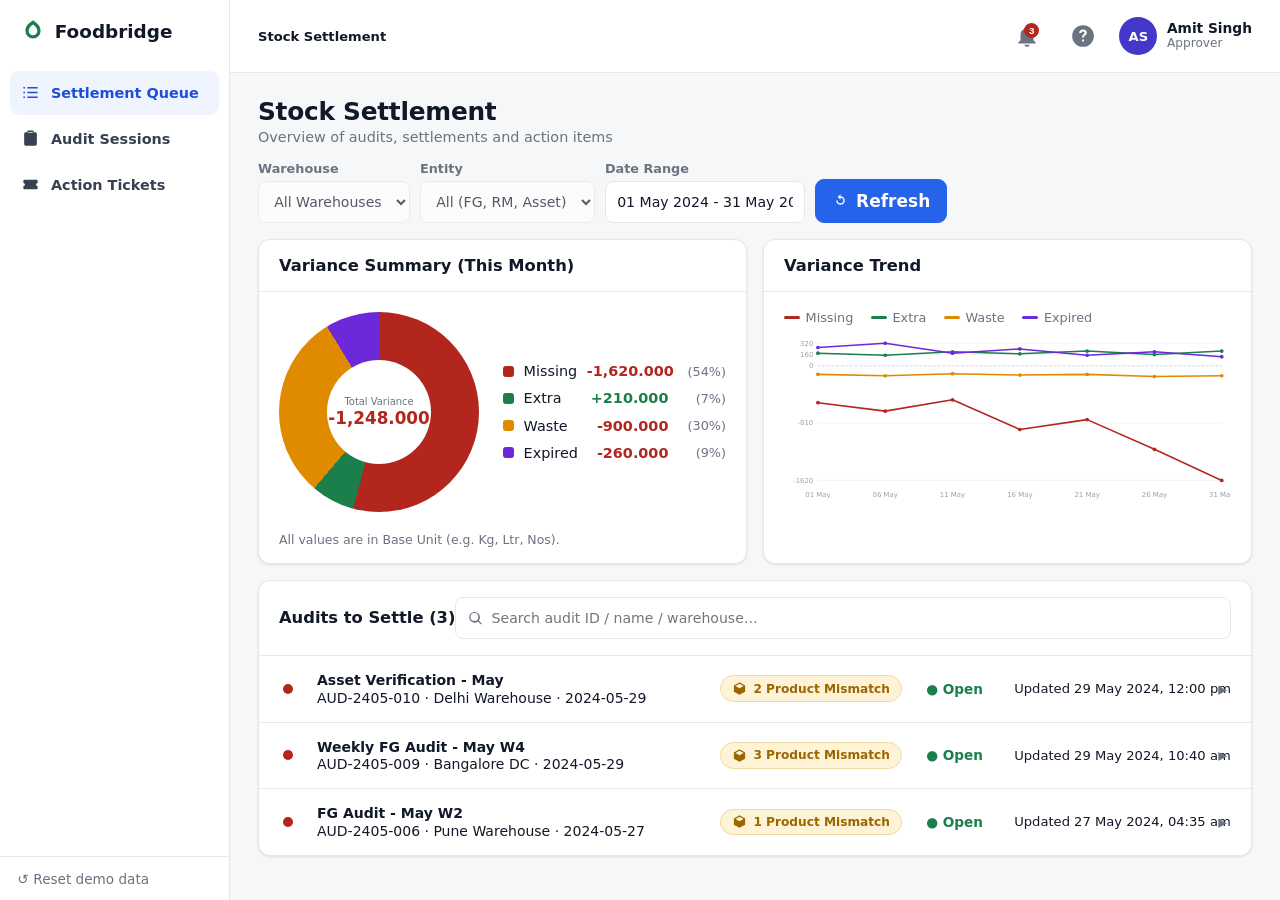
<file: index.html>
<!DOCTYPE html>
<html lang="en">
<head>
  <meta charset="UTF-8" />
  <meta name="viewport" content="width=device-width, initial-scale=1.0" />
  <meta http-equiv="refresh" content="0; url=settlement.html" />
  <title>Foodbridge Settlement — session-02 prototype</title>
  <link rel="stylesheet" href="shell.css" />
</head>
<body>
  <main style="max-width:640px;margin:4rem auto;padding:2rem">
    <h1>Foodbridge Settlement — session-02 prototype</h1>
    <p class="sub">A wired HTML prototype of the session-02 design vision. Redirecting to Settlement…</p>
    <p style="display:flex;gap:.6rem;flex-wrap:wrap;margin-top:1.5rem">
      <a class="btn primary" href="settlement.html">Settlement Queue</a>
      <a class="btn" href="audit-sessions.html">Audit Sessions</a>
      <a class="btn" href="tickets.html">Action Tickets</a>
    </p>
  </main>
</body>
</html>
</file>
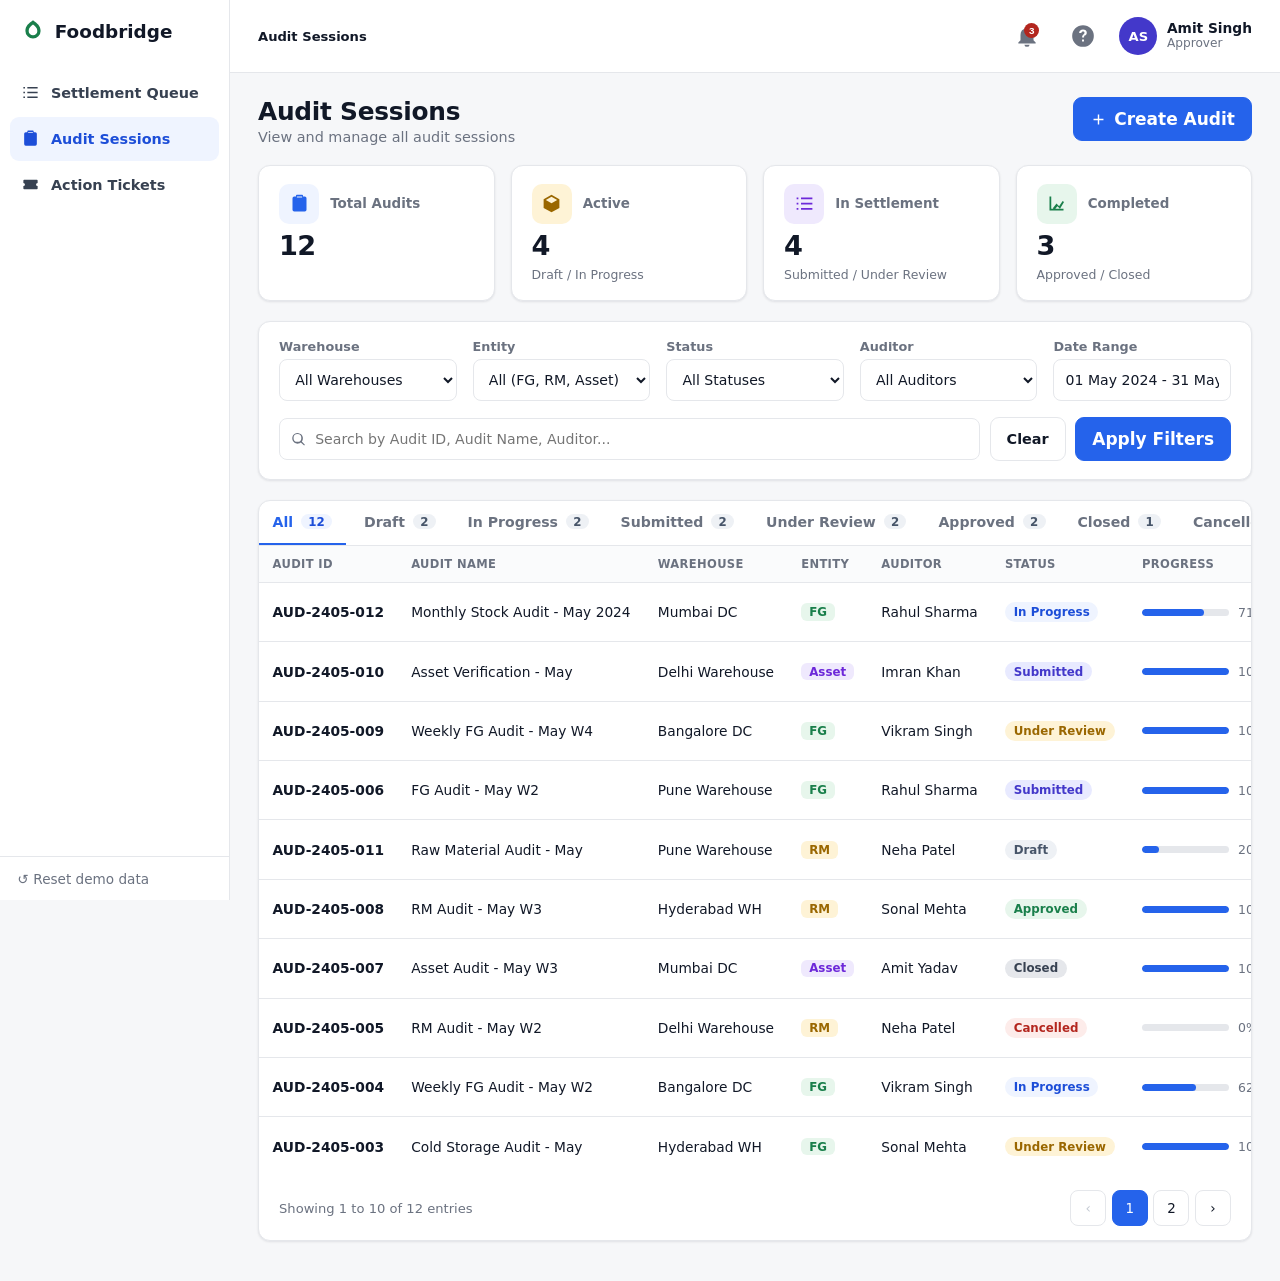
<file: audit-counting.html>
<!DOCTYPE html>
<html lang="en"><head><meta charset="UTF-8" /><title>Redirecting…</title><script>
  // The counting grid was replaced by the Audit drawer (opened from Audit Sessions).
  var id = new URLSearchParams(location.search).get('id') || '';
  location.replace('audit-sessions.html' + (id ? '?open=' + encodeURIComponent(id) : ''));
</script></head><body></body></html>
</file>
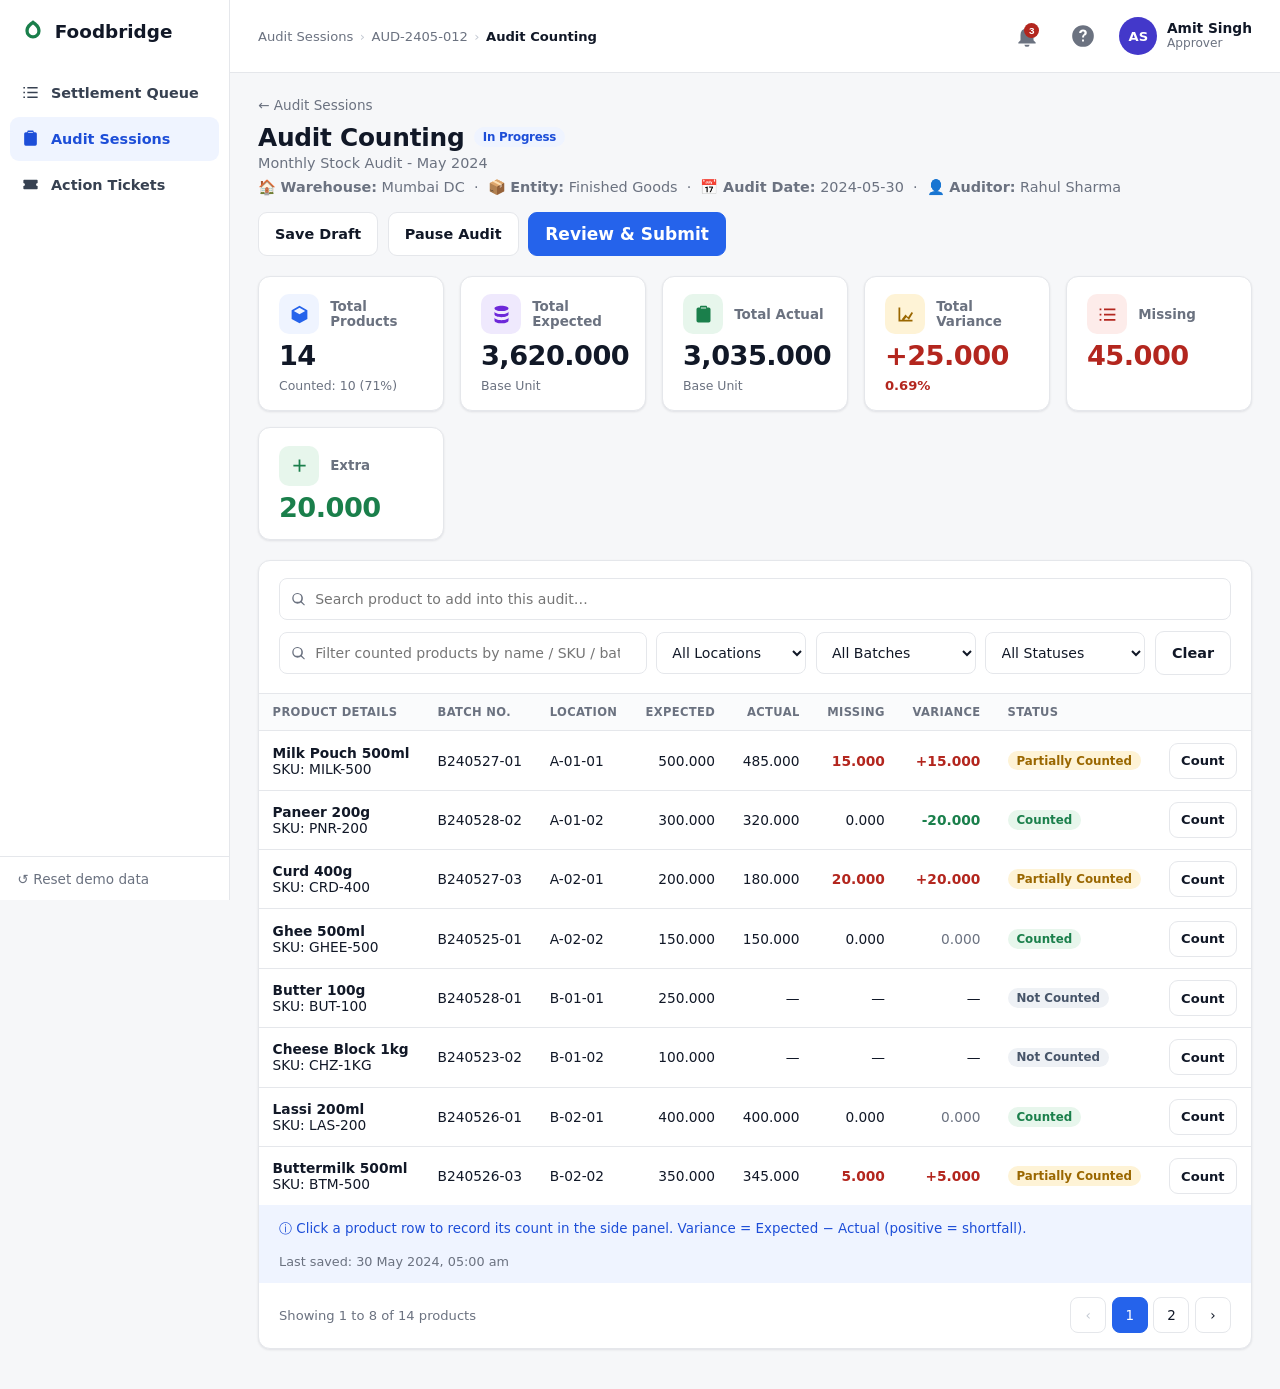
<file: audit-detail.html>
<!DOCTYPE html>
<html lang="en">
<head>
  <meta charset="UTF-8" />
  <meta name="viewport" content="width=device-width, initial-scale=1.0" />
  <title>Audit Counting — Foodbridge Settlement (session-02 prototype)</title>
  <link rel="stylesheet" href="shell.css" />
</head>
<body>
  <div id="content"></div>
  <script src="seed.js"></script>
  <script src="app.js"></script>
  <script>
    let STORE = null, AUDIT = null, EDIT = null;
    const cstate = { q: '', location: '', batch: '', status: 'all', page: 1 };
    const PAGE_SIZE = 8;
    // Small catalog for "search & add product" (prototype stand-in for the product master).
    const CATALOG = [
      { name: 'Milk Pouch 500ml', sku: 'MILK-500', expected: 500 }, { name: 'Paneer 200g', sku: 'PNR-200', expected: 300 },
      { name: 'Curd 400g', sku: 'CRD-400', expected: 200 }, { name: 'Ghee 500ml', sku: 'GHEE-500', expected: 150 },
      { name: 'Butter 100g', sku: 'BUT-100', expected: 250 }, { name: 'Cheese Block 1kg', sku: 'CHZ-1KG', expected: 100 },
      { name: 'Sugar 1kg', sku: 'SUG-1KG', expected: 90 }, { name: 'Wheat Flour 10kg', sku: 'WHF-10', expected: 120 },
      { name: 'Sunflower Oil 5L', sku: 'OIL-5L', expected: 60 }, { name: 'Basmati Rice 25kg', sku: 'RICE-25', expected: 40 },
      { name: 'Toned Milk 1L', sku: 'TML-1L', expected: 220 }, { name: 'Ice Cream 1L', sku: 'ICE-1L', expected: 80 },
    ];
    function persist() { AUDIT.updatedAt = nowIso(); saveStore(STORE); }

    function skeleton() {
      const paused = AUDIT.status === 'paused';
      const canEdit = !EDIT.readonly;
      return `
        <a class="back-link" href="audit-sessions.html">← Audit Sessions</a>
        <div class="page-head">
          <div>
            <h1 style="display:flex;align-items:center;gap:.6rem">Audit Counting ${statusBadge(AUDIT.status)}</h1>
            <div class="sub">${AUDIT.name}</div>
            <div class="sub" style="margin-top:.5rem">🏠 <strong>Warehouse:</strong> ${warehouseName(STORE, AUDIT.warehouseId)} &nbsp;·&nbsp; 📦 <strong>Entity:</strong> ${entityName(STORE, AUDIT.entity)} &nbsp;·&nbsp; 📅 <strong>Audit Date:</strong> ${AUDIT.auditDate || '—'} &nbsp;·&nbsp; 👤 <strong>Auditor:</strong> ${userName(STORE, AUDIT.auditorUserId)}</div>
          </div>
          <div class="head-actions">
            ${canEdit ? '<button class="btn" id="saveBtn">Save Draft</button>' : ''}
            ${canEdit ? `<button class="btn" id="pauseBtn">${paused ? 'Resume Audit' : 'Pause Audit'}</button>` : ''}
            ${canEdit ? '<button class="btn primary" id="reviewBtn">Review &amp; Submit</button>' : '<span class="lock-note">🔒 ' + labelize(AUDIT.status) + ' — read only</span>'}
          </div>
        </div>
        <div class="kpi-row" id="kpis"></div>
        <section class="panel">
          <div class="card-pad" style="border-bottom:1px solid var(--line)">
            ${canEdit ? `<div class="search-wrap" style="margin-bottom:.7rem">${svg('search')}<input type="text" id="addSearch" placeholder="Search product to add into this audit…" autocomplete="off" /><div id="addResults" class="add-results"></div></div>` : ''}
            <div class="filter-actions">
              <div class="search-wrap grow">${svg('search')}<input type="search" id="cSearch" placeholder="Filter counted products by name / SKU / batch…" /></div>
              <select id="cLocation" style="max-width:150px"></select><select id="cBatch" style="max-width:160px"></select>
              <select id="cStatus" style="max-width:160px"><option value="all">All Statuses</option><option value="counted">Counted</option><option value="partially_counted">Partially Counted</option><option value="not_counted">Not Counted</option></select>
              <button class="btn ghost" id="cClear">Clear</button>
            </div>
          </div>
          <div class="table-wrap"><table>
            <thead><tr><th>Product Details</th><th>Batch No.</th><th>Location</th><th class="num">Expected</th><th class="num">Actual</th><th class="num">Missing</th><th class="num">Variance</th><th>Status</th><th></th></tr></thead>
            <tbody id="grid"></tbody>
          </table></div>
          <div class="count-foot"><span>ⓘ Click a product row to record its count in the side panel. Variance = Expected − Actual (positive = shortfall).</span><span class="saved-note" id="savedNote">Last saved: ${fmtDateTime(AUDIT.updatedAt)}</span></div>
          <div class="pager" id="cPager"></div>
        </section>`;
    }

    function renderKpis() {
      const t = auditTotals(AUDIT);
      const varPct = t.expected ? (t.variance / t.expected) * 100 : 0;
      const kpi = (tile, icon, label, value, foot) => `<div class="kpi"><div class="top"><div class="tile ${tile}">${svg(icon)}</div><div class="label">${label}</div></div><div class="value">${value}</div>${foot || ''}</div>`;
      document.getElementById('kpis').innerHTML =
        kpi('blue', 'box', 'Total Products', t.total, `<div class="sub">Counted: ${t.counted} (${t.pct}%)</div>`) +
        kpi('purple', 'db', 'Total Expected', fmtQty(t.expected), '<div class="sub">Base Unit</div>') +
        kpi('green', 'clipboard', 'Total Actual', fmtQty(t.actual), '<div class="sub">Base Unit</div>') +
        kpi('orange', 'chart', 'Total Variance', `<span class="${t.variance > 0 ? 'neg' : t.variance < 0 ? 'pos' : 'zero'}">${(t.variance > 0 ? '+' : '') + fmtQty(t.variance)}</span>`, `<div class="foot"><span class="${t.variance > 0 ? 'neg' : 'pos'}">${varPct.toFixed(2)}%</span></div>`) +
        kpi('red', 'list', 'Missing', `<span class="neg">${fmtQty(t.missing)}</span>`, '') +
        kpi('green', 'plus', 'Extra', `<span class="pos">${fmtQty(t.extra)}</span>`, '');
    }

    function filteredRows() {
      return (AUDIT.products || []).filter((p) => {
        if (cstate.location && p.location !== cstate.location) return false;
        if (cstate.batch && p.batchNo !== cstate.batch) return false;
        if (cstate.status !== 'all' && computeRow(p).status !== cstate.status) return false;
        if (cstate.q) { const h = (p.name + ' ' + p.sku + ' ' + p.batchNo).toLowerCase(); if (!h.includes(cstate.q.toLowerCase())) return false; }
        return true;
      });
    }
    function renderGrid() {
      const list = filteredRows(), pages = Math.max(1, Math.ceil(list.length / PAGE_SIZE));
      if (cstate.page > pages) cstate.page = pages;
      const start = (cstate.page - 1) * PAGE_SIZE, rows = list.slice(start, start + PAGE_SIZE);
      const grid = document.getElementById('grid');
      if (!rows.length) { grid.innerHTML = `<tr><td colspan="9" class="empty">No products yet.${EDIT.readonly ? '' : ' Use the search bar above to add products.'}</td></tr>`; }
      else grid.innerHTML = rows.map((p) => { const c = computeRow(p); return `<tr class="clickable" data-pid="${p.productId}">
        <td><strong>${p.name}</strong><div class="sub mono">SKU: ${p.sku}</div></td><td class="mono">${p.batchNo}</td><td class="mono">${p.location}</td>
        <td class="num mono">${fmtQty(p.expected)}</td><td class="num mono">${c.counted ? fmtQty(c.actual) : '<span class="notice">—</span>'}</td>
        <td class="num mono">${c.missing === null ? '—' : (c.missing > 0 ? '<span class="neg">' + fmtQty(c.missing) + '</span>' : '0.000')}</td>
        <td class="num mono">${varianceCell(c.variance)}</td><td>${statusBadge(c.counted ? c.status : 'not_counted')}</td>
        <td><button class="btn sm" data-pid="${p.productId}">${EDIT.readonly ? 'View' : 'Count'}</button></td></tr>`; }).join('');
      const showFrom = list.length ? start + 1 : 0, showTo = Math.min(start + PAGE_SIZE, list.length);
      let btns = `<button class="page-btn" data-page="prev" ${cstate.page === 1 ? 'disabled' : ''}>‹</button>`;
      for (let p = 1; p <= pages; p++) btns += `<button class="page-btn${p === cstate.page ? ' active' : ''}" data-page="${p}">${p}</button>`;
      btns += `<button class="page-btn" data-page="next" ${cstate.page === pages ? 'disabled' : ''}>›</button>`;
      document.getElementById('cPager').innerHTML = `<div class="info">Showing ${showFrom} to ${showTo} of ${list.length} products</div><div class="controls">${btns}</div>`;
      const open = (pid) => openProductDrawer(pid);
      wireClickableRows(grid);
      grid.querySelectorAll('tr.clickable').forEach((tr) => tr.addEventListener('click', (e) => { if (!e.target.closest('button')) open(tr.dataset.pid); }));
      grid.querySelectorAll('button[data-pid]').forEach((b) => b.addEventListener('click', () => open(b.dataset.pid)));
      document.querySelectorAll('#cPager .page-btn').forEach((b) => b.addEventListener('click', () => { const v = b.dataset.page; if (v === 'prev') cstate.page = Math.max(1, cstate.page - 1); else if (v === 'next') cstate.page = Math.min(pages, cstate.page + 1); else cstate.page = Number(v); renderGrid(); }));
    }

    /* ---------------- Per-product drawer: Details / Evidence (v1 fields) ---------------- */
    function openProductDrawer(pid) {
      const P = (AUDIT.products || []).find((x) => x.productId === pid); if (!P) return;
      const ro = EDIT.readonly;
      const h = openDrawer({
        title: P.name, subtitle: `SKU ${P.sku} · Batch ${P.batchNo} · ${P.location}`,
        tabs: [{ key: 'details', label: 'Details' }, { key: 'evidence', label: 'Evidence' }], active: 'details',
        onClose: () => { renderGrid(); renderKpis(); },
        render(key, body, foot) {
          foot.innerHTML = '';
          if (key === 'evidence') { renderEvidence(P, ro, body); return; }
          renderDetails(P, ro, body, foot, h);
        },
      });
      h.refresh();
    }
    function renderDetails(P, ro, body, foot, h) {
      const showExtra = num(P.extra) > 0 || P._showExtra;
      const dis = ro ? 'disabled' : '';
      body.innerHTML = `
        <div class="help" style="margin-bottom:.8rem">Expected: <strong>${fmtQty(P.expected)}</strong> (as per audit scope)</div>
        <div class="form-grid">
          <div class="field"><label>Batch number (optional)</label><input type="text" id="f_batch" value="${(P.batchNo || '').replace(/"/g, '&quot;')}" ${dis} /></div>
          <div class="field"><label>Expiry date (optional)</label><input type="date" id="f_expiry" value="${P.expiryDate || ''}" ${dis} /></div>
          <div class="field"><label>Verified OK</label><input type="number" id="f_ok" min="0" step="0.001" value="${P.verifiedOk == null ? '' : P.verifiedOk}" ${dis} /></div>
          <div class="field"><label>Verified expired</label><input type="number" id="f_exp" min="0" step="0.001" value="${P.verifiedExpired == null ? '' : P.verifiedExpired}" ${dis} /></div>
          <div class="field"><label>Verified waste</label><input type="number" id="f_waste" min="0" step="0.001" value="${P.verifiedWaste == null ? '' : P.verifiedWaste}" ${dis} /></div>
          <div class="field"><label>Missing (auto)</label><input type="number" id="f_missing" value="" disabled /></div>
        </div>
        <div style="margin:.6rem 0">${showExtra ? `<div class="field"><label>Extra (surplus found)</label><input type="number" id="f_extra" min="0" step="0.001" value="${P.extra == null ? '' : P.extra}" ${dis} /></div>` : (ro ? '' : '<button class="btn link" id="foundExtra">Found extra units?</button>')}</div>
        <div class="field"><label>Comments / notes</label><textarea id="f_comments" ${dis}>${P.comments || ''}</textarea></div>
        <div class="rl-nums" style="margin-top:1rem"><span class="n">Actual <b id="dActual">—</b></span><span class="n">Variance <b id="dVariance">—</b></span><span class="n">Status <b id="dStatus">—</b></span></div>`;
      const derive = () => {
        if (!ro) {
          const g = (id) => { const el = document.getElementById(id); return el && el.value !== '' ? Number(el.value) : null; };
          P.verifiedOk = g('f_ok');
          if (P.verifiedOk === null) { P.verifiedExpired = null; P.verifiedWaste = null; P.extra = null; }
          else { P.verifiedExpired = g('f_exp') || 0; P.verifiedWaste = g('f_waste') || 0; if (showExtra) P.extra = g('f_extra') || 0; else if (P.extra == null) P.extra = 0; }
          P.batchNo = document.getElementById('f_batch').value.trim() || P.batchNo;
          P.expiryDate = document.getElementById('f_expiry').value;
          P.comments = document.getElementById('f_comments').value.trim();
        }
        const c = computeRow(P);
        const mEl = document.getElementById('f_missing'); if (mEl) mEl.value = c.missing == null ? '' : fmtQty(c.missing);
        document.getElementById('dActual').textContent = c.counted ? fmtQty(c.actual) : '—';
        document.getElementById('dVariance').innerHTML = varianceCell(c.variance);
        document.getElementById('dStatus').innerHTML = statusBadge(c.counted ? c.status : 'not_counted');
      };
      derive();
      if (!ro) {
        ['f_ok', 'f_exp', 'f_waste', 'f_extra'].forEach((id) => { const el = document.getElementById(id); if (el) el.addEventListener('input', derive); });
        const fe = document.getElementById('foundExtra'); if (fe) fe.addEventListener('click', () => { P._showExtra = true; P.extra = P.extra || 0; renderDetails(P, ro, body, foot, h); });
        foot.innerHTML = '<button class="btn primary" id="pSave">Save</button>';
        foot.querySelector('#pSave').addEventListener('click', () => { derive(); persist(); document.getElementById('savedNote').textContent = 'Last saved: ' + fmtDateTime(AUDIT.updatedAt); toast('Saved.'); closeDrawer(); });
      }
    }
    function renderEvidence(P, ro, body) {
      const ev = P.evidence || { photos: [], documents: [] };
      const chips = [].concat((ev.photos || []).map((x) => `<span class="ev-chip">📷 ${x.caption || 'Photo'}</span>`), (ev.documents || []).map((x) => `<span class="ev-chip">📄 ${x.name || 'Doc'}</span>`));
      body.innerHTML = `<div class="help">Evidence is optional.</div>
        ${ro ? '' : '<div class="actions-row" style="justify-content:flex-start;margin:.6rem 0"><button class="btn" id="addPhoto">📷 Add photo</button><button class="btn" id="addDoc">📄 Add document</button></div>'}
        <div class="evidence" id="evList">${chips.length ? chips.join('') : '<span class="notice">No evidence captured.</span>'}</div>`;
      if (!ro) {
        document.getElementById('addPhoto').addEventListener('click', () => { P.evidence = P.evidence || { photos: [], documents: [] }; (P.evidence.photos = P.evidence.photos || []).push({ caption: 'Photo ' + (P.evidence.photos.length + 1) }); persist(); renderEvidence(P, ro, body); });
        document.getElementById('addDoc').addEventListener('click', () => { P.evidence = P.evidence || { photos: [], documents: [] }; (P.evidence.documents = P.evidence.documents || []).push({ name: 'document-' + (P.evidence.documents.length + 1) + '.pdf' }); persist(); renderEvidence(P, ro, body); });
      }
    }

    /* ---------------- Search-to-add ---------------- */
    function renderAddResults(q) {
      const box = document.getElementById('addResults'); if (!box) return;
      if (!q) { box.classList.remove('open'); box.innerHTML = ''; return; }
      const have = new Set((AUDIT.products || []).map((p) => p.sku));
      const matches = CATALOG.filter((c) => !have.has(c.sku) && (c.name + ' ' + c.sku).toLowerCase().includes(q.toLowerCase())).slice(0, 6);
      box.classList.add('open');
      box.innerHTML = matches.length ? matches.map((c) => `<button class="add-item" data-sku="${c.sku}">${c.name} <span class="sub mono">${c.sku} · exp ${c.expected}</span></button>`).join('')
        : `<div class="add-item sub">No unaudited product matches “${q}”.</div>`;
      box.querySelectorAll('.add-item[data-sku]').forEach((b) => b.addEventListener('click', () => {
        const c = CATALOG.find((x) => x.sku === b.dataset.sku);
        AUDIT.products = AUDIT.products || [];
        AUDIT.products.push({ productId: 'NP-' + AUDIT.id.slice(-3) + '-' + (AUDIT.products.length + 1), name: c.name, sku: c.sku, batchNo: '—', location: '—', expected: c.expected, verifiedOk: null, verifiedExpired: null, verifiedWaste: null, extra: null, expiryDate: '' });
        if (AUDIT.status === 'draft') AUDIT.status = 'in_progress';
        persist(); document.getElementById('addSearch').value = ''; box.classList.remove('open'); box.innerHTML = '';
        refreshFilters(); renderKpis(); renderGrid(); toast(c.name + ' added.');
        openProductDrawer(AUDIT.products[AUDIT.products.length - 1].productId);
      }));
    }

    /* ---------------- Review & Submit (modal confirm) ---------------- */
    function reviewSubmit() {
      const rows = AUDIT.products || [];
      const t = auditTotals(AUDIT);
      const notCounted = rows.filter((p) => !computeRow(p).counted);
      const variItems = rows.filter(needsResolution);
      openModal('Review &amp; Submit',
        `<div class="kpi-row" style="margin:0 0 1rem">
          ${['Products|' + t.counted + ' / ' + t.total, 'Expected|' + fmtQty(t.expected), 'Actual|' + fmtQty(t.actual)].map((x) => { const [l, v] = x.split('|'); return `<div class="kpi"><div class="label">${l}</div><div class="value" style="font-size:1.2rem">${v}</div></div>`; }).join('')}
        </div>
        <div style="display:flex;gap:.5rem;flex-wrap:wrap;margin-bottom:1rem">
          ${notCounted.length ? `<span class="lock-note">⚠ ${notCounted.length} not counted</span>` : ''}
          ${variItems.length ? `<span class="lock-note" style="color:var(--blue-dark);background:var(--blue-bg)">ℹ ${variItems.length} variance item(s) → settlement</span>` : ''}
          ${!notCounted.length && !variItems.length ? '<span class="lock-note" style="color:var(--green);background:var(--green-bg)">✓ Ready to submit</span>' : ''}
        </div>
        <p class="help">Submitting moves this audit to the Settlement Queue.${notCounted.length ? ' Uncounted products are recorded as <strong>not counted</strong>.' : ''}</p>`,
        `<button class="btn ghost" id="rvCancel">Back</button><button class="btn primary" id="rvSubmit">Submit Audit</button>`);
      document.getElementById('rvCancel').addEventListener('click', closeModal);
      document.getElementById('rvSubmit').addEventListener('click', () => { AUDIT.status = 'submitted'; AUDIT.submittedAt = nowIso(); persist(); closeModal(); toast('Audit submitted — now in the Settlement Queue.'); setTimeout(() => location.href = 'settlement.html', 1000); });
    }

    function distinct(arr, k) { return [...new Set(arr.map((x) => x[k]))]; }
    function refreshFilters() {
      const loc = document.getElementById('cLocation'), bat = document.getElementById('cBatch');
      if (loc) loc.innerHTML = '<option value="">All Locations</option>' + distinct(AUDIT.products || [], 'location').filter(Boolean).sort().map((l) => `<option value="${l}">${l}</option>`).join('');
      if (bat) bat.innerHTML = '<option value="">All Batches</option>' + distinct(AUDIT.products || [], 'batchNo').filter(Boolean).sort().map((b) => `<option value="${b}">${b}</option>`).join('');
    }

    loadStore().then((s) => {
      STORE = s;
      AUDIT = byId(s.audits, qp('id', '')) || s.audits[0];
      EDIT = auditEditable(AUDIT);
      document.getElementById('content').innerHTML = skeleton();
      renderShell('audit-sessions', { user: s.currentUser, crumbs: [{ label: 'Audit Sessions', href: 'audit-sessions.html' }, { label: AUDIT.id, href: 'audit-detail.html?id=' + AUDIT.id }, { label: 'Audit Counting' }] });
      refreshFilters(); renderKpis(); renderGrid();
      if (!EDIT.readonly) {
        const as = document.getElementById('addSearch');
        as.addEventListener('input', (e) => renderAddResults(e.target.value.trim()));
        as.addEventListener('blur', () => setTimeout(() => { const b = document.getElementById('addResults'); if (b) b.classList.remove('open'); }, 180));
        document.getElementById('saveBtn').addEventListener('click', () => { persist(); document.getElementById('savedNote').textContent = 'Last saved: ' + fmtDateTime(AUDIT.updatedAt); toast('Draft saved.'); });
        document.getElementById('pauseBtn').addEventListener('click', (e) => { if (AUDIT.status === 'paused') { AUDIT.status = 'in_progress'; e.target.textContent = 'Pause Audit'; toast('Resumed.'); } else { AUDIT.status = 'paused'; e.target.textContent = 'Resume Audit'; toast('Paused.'); } persist(); });
        document.getElementById('reviewBtn').addEventListener('click', reviewSubmit);
      }
      document.getElementById('cSearch').addEventListener('input', (e) => { cstate.q = e.target.value; cstate.page = 1; renderGrid(); });
      document.getElementById('cLocation').addEventListener('change', (e) => { cstate.location = e.target.value; cstate.page = 1; renderGrid(); });
      document.getElementById('cBatch').addEventListener('change', (e) => { cstate.batch = e.target.value; cstate.page = 1; renderGrid(); });
      document.getElementById('cStatus').addEventListener('change', (e) => { cstate.status = e.target.value; cstate.page = 1; renderGrid(); });
      document.getElementById('cClear').addEventListener('click', () => { Object.assign(cstate, { q: '', location: '', batch: '', status: 'all', page: 1 }); document.getElementById('cSearch').value = ''; document.getElementById('cLocation').value = ''; document.getElementById('cBatch').value = ''; document.getElementById('cStatus').value = 'all'; renderGrid(); });
      if (qp('product', '')) openProductDrawer(qp('product', ''));
    });
  </script>
</body>
</html>
</file>
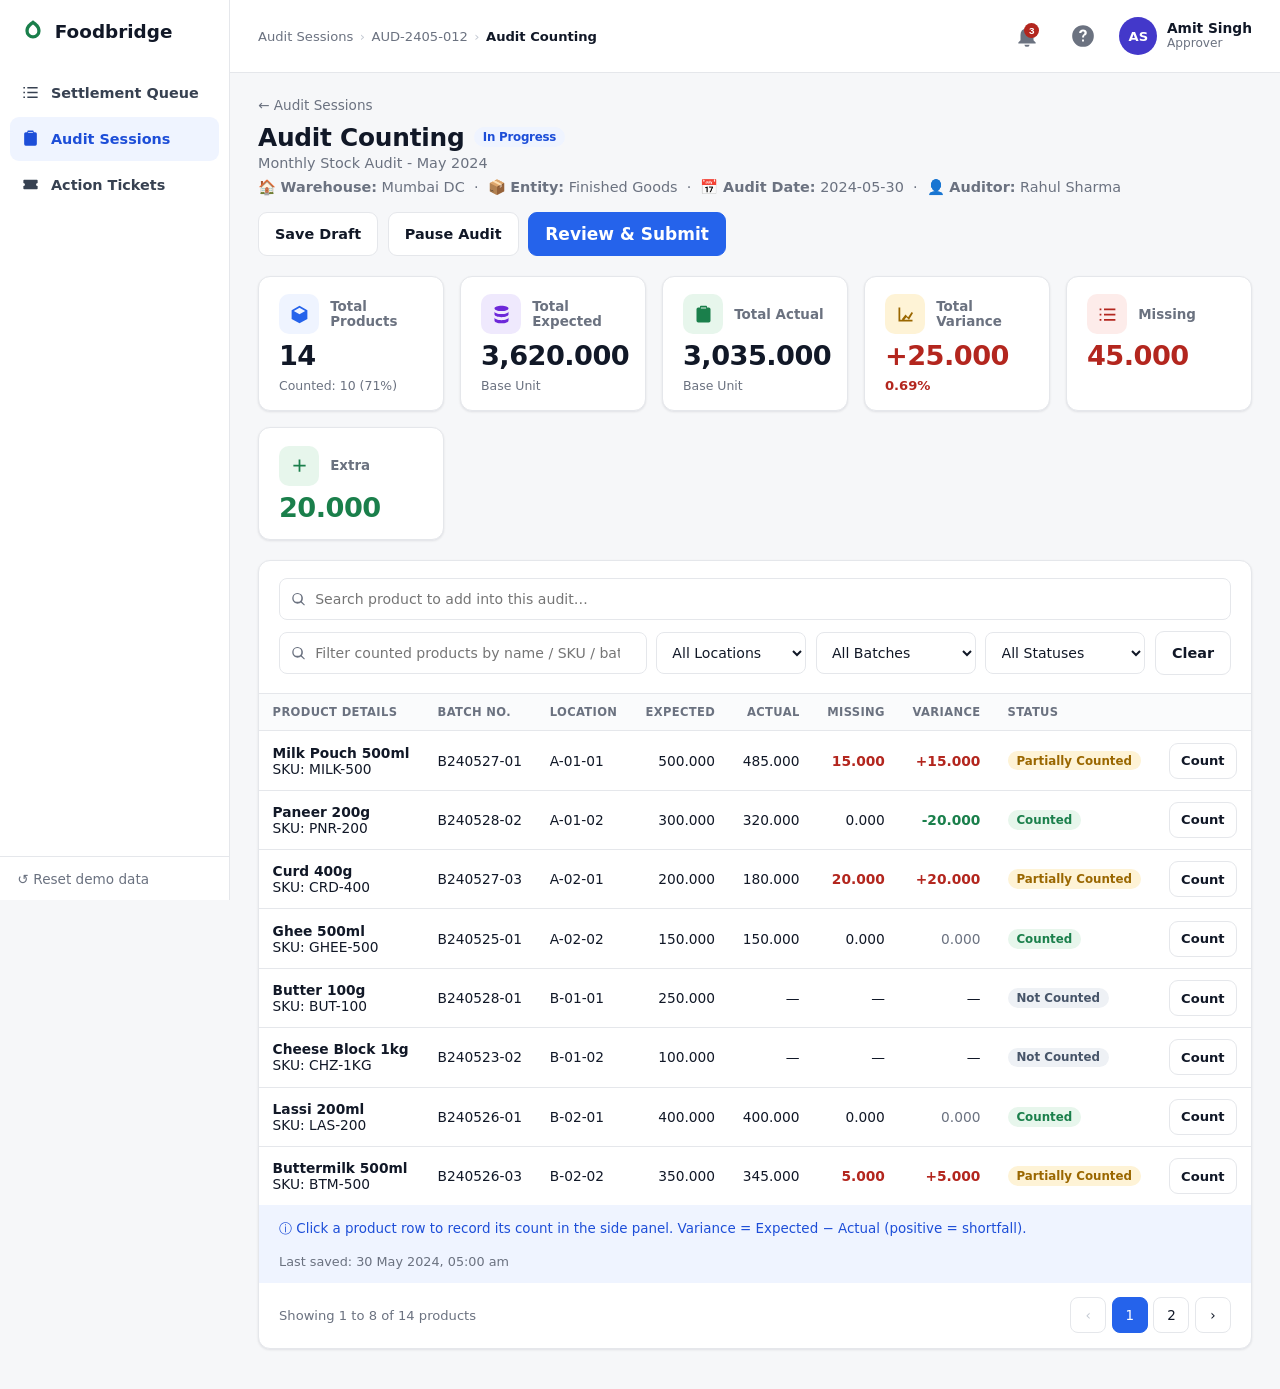
<file: audit-review.html>
<!DOCTYPE html>
<html lang="en"><head><meta charset="UTF-8" /><title>Redirecting…</title><script>
  var id = new URLSearchParams(location.search).get('id') || '';
  location.replace('audit-detail.html' + (id ? '?id=' + encodeURIComponent(id) : ''));
</script></head><body></body></html>
</file>
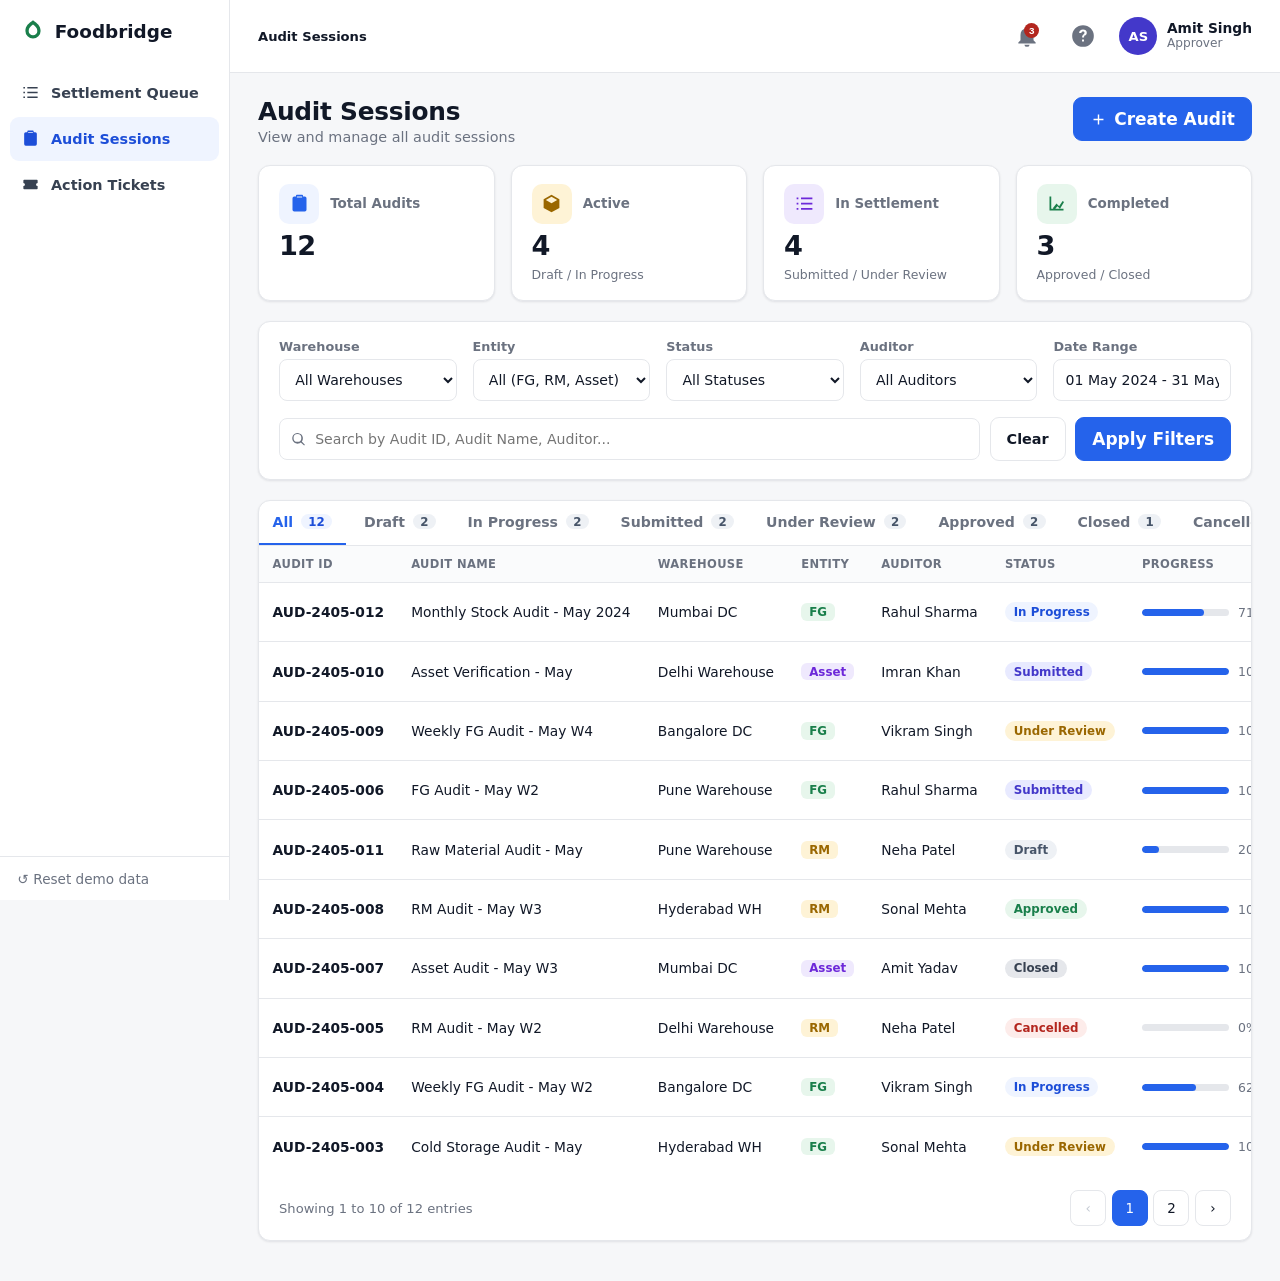
<file: audit-sessions.html>
<!DOCTYPE html>
<html lang="en">
<head>
  <meta charset="UTF-8" />
  <meta name="viewport" content="width=device-width, initial-scale=1.0" />
  <title>Audit Sessions — Foodbridge Settlement (session-02 prototype)</title>
  <link rel="stylesheet" href="shell.css" />
</head>
<body>
  <div id="content"></div>
  <script src="seed.js"></script>
  <script src="app.js"></script>
  <script>
    const STATUS_TABS = ['all', 'draft', 'in_progress', 'submitted', 'under_review', 'approved', 'closed', 'cancelled'];
    const PAGE_SIZE = 10;
    const state = { warehouse: '', entity: '', status: 'all', auditor: '', q: '', page: 1 };
    let STORE = null;
    const goAudit = (id) => location.href = 'audit-detail.html?id=' + encodeURIComponent(id);

    function skeleton() {
      return `
        <div class="page-head">
          <div><h1>Audit Sessions</h1><div class="sub">View and manage all audit sessions</div></div>
          <div class="head-actions"><button class="btn primary" id="createBtn">${svg('plus')} Create Audit</button></div>
        </div>
        <div class="kpi-row" id="kpis"></div>
        <section class="filters">
          <div class="filter-grid">
            <div class="field"><label>Warehouse</label><select id="fWarehouse"></select></div>
            <div class="field"><label>Entity</label><select id="fEntity"></select></div>
            <div class="field"><label>Status</label><select id="fStatus"></select></div>
            <div class="field"><label>Auditor</label><select id="fAuditor"></select></div>
            <div class="field"><label>Date Range</label><input type="text" value="01 May 2024 - 31 May 2024" readonly /></div>
          </div>
          <div class="filter-actions">
            <div class="search-wrap grow">${svg('search')}<input type="search" id="fSearch" placeholder="Search by Audit ID, Audit Name, Auditor..." /></div>
            <button class="btn ghost" id="clearBtn">Clear</button>
            <button class="btn primary" id="applyBtn">Apply Filters</button>
          </div>
        </section>
        <section class="panel">
          <div class="tabs" id="tabs"></div>
          <div class="table-wrap"><table>
            <thead><tr><th>Audit ID</th><th>Audit Name</th><th>Warehouse</th><th>Entity</th><th>Auditor</th><th>Status</th><th>Progress</th><th>Counted / Total</th><th>Submitted On</th><th>Updated On</th><th>Actions</th></tr></thead>
            <tbody id="rows"></tbody>
          </table></div>
          <div class="pager" id="pager"></div>
        </section>`;
    }
    function fillSelect(el, items, allLabel, vk, lk) { el.innerHTML = `<option value="">${allLabel}</option>` + items.map((i) => `<option value="${i[vk]}">${i[lk]}</option>`).join(''); }
    function auditProgress(a) { return (a.products && a.products.length) ? auditTotals(a).pct : (a.progress || 0); }
    function auditCounted(a) {
      if (a.products && a.products.length) { const t = auditTotals(a); return t.counted + ' / ' + t.total; }
      if (a.status === 'cancelled') return '–';
      return (a.countedTotal || 0) + ' / ' + (a.productTotal || 0);
    }
    function baseFiltered() {
      return STORE.audits.filter((a) => {
        if (state.warehouse && a.warehouseId !== state.warehouse) return false;
        if (state.entity && a.entity !== state.entity) return false;
        if (state.auditor && a.auditorUserId !== state.auditor) return false;
        if (state.q) { const h = (a.id + ' ' + a.name + ' ' + userName(STORE, a.auditorUserId)).toLowerCase(); if (!h.includes(state.q.toLowerCase())) return false; }
        return true;
      });
    }
    function renderTabs() {
      const base = baseFiltered();
      const count = (st) => st === 'all' ? base.length : base.filter((a) => a.status === st).length;
      document.getElementById('tabs').innerHTML = STATUS_TABS.map((st) => `<button class="tab${state.status === st ? ' active' : ''}" data-status="${st}">${st === 'all' ? 'All' : labelize(st)}<span class="count">${count(st)}</span></button>`).join('');
      document.querySelectorAll('.tab').forEach((t) => t.addEventListener('click', () => { state.status = t.dataset.status; state.page = 1; document.getElementById('fStatus').value = state.status === 'all' ? '' : state.status; renderAll(); }));
    }
    function renderRows() {
      let list = baseFiltered();
      if (state.status !== 'all') list = list.filter((a) => a.status === state.status);
      const totalRows = list.length, pages = Math.max(1, Math.ceil(totalRows / PAGE_SIZE));
      if (state.page > pages) state.page = pages;
      const start = (state.page - 1) * PAGE_SIZE, pageRows = list.slice(start, start + PAGE_SIZE);
      const tbody = document.getElementById('rows');
      if (!pageRows.length) { tbody.innerHTML = `<tr><td colspan="11" class="empty">No audit sessions match these filters.</td></tr>`; }
      else {
        tbody.innerHTML = pageRows.map((a) => {
          const pct = auditProgress(a);
          const label = (a.status === 'in_progress' || a.status === 'draft') ? 'Continue' : 'View';
          return `<tr class="clickable" data-id="${a.id}">
            <td class="mono"><span class="strong-link">${a.id}</span></td><td>${a.name}</td><td>${warehouseName(STORE, a.warehouseId)}</td><td>${entityChip(a.entity)}</td>
            <td>${userName(STORE, a.auditorUserId)}</td><td>${statusBadge(a.status)}</td>
            <td><div class="progress"><div class="bar"><span style="width:${pct}%"></span></div><span class="pct">${pct}%</span></div></td>
            <td class="mono">${auditCounted(a)}</td><td class="mono">${fmtDateTime(a.submittedAt)}</td><td class="mono">${fmtDateTime(a.updatedAt)}</td>
            <td><button class="btn sm" data-open="${a.id}">${label}</button></td></tr>`;
        }).join('');
      }
      const showTo = Math.min(start + PAGE_SIZE, totalRows), showFrom = totalRows ? start + 1 : 0;
      let btns = `<button class="page-btn" data-page="prev" ${state.page === 1 ? 'disabled' : ''}>‹</button>`;
      for (let p = 1; p <= pages; p++) btns += `<button class="page-btn${p === state.page ? ' active' : ''}" data-page="${p}">${p}</button>`;
      btns += `<button class="page-btn" data-page="next" ${state.page === pages ? 'disabled' : ''}>›</button>`;
      document.getElementById('pager').innerHTML = `<div class="info">Showing ${showFrom} to ${showTo} of ${totalRows} entries</div><div class="controls">${btns}</div>`;
      wireClickableRows(tbody);
      tbody.querySelectorAll('tr.clickable').forEach((tr) => tr.addEventListener('click', (e) => { if (!e.target.closest('button')) goAudit(tr.dataset.id); }));
      tbody.querySelectorAll('button[data-open]').forEach((b) => b.addEventListener('click', () => goAudit(b.dataset.open)));
      document.querySelectorAll('.page-btn').forEach((b) => b.addEventListener('click', () => { const v = b.dataset.page; if (v === 'prev') state.page = Math.max(1, state.page - 1); else if (v === 'next') state.page = Math.min(pages, state.page + 1); else state.page = Number(v); renderRows(); }));
    }
    function renderKpis() {
      const a = STORE.audits;
      const n = (arr) => a.filter((x) => arr.includes(x.status)).length;
      document.getElementById('kpis').innerHTML =
        kpiCardHtml('blue', 'clipboard', 'Total Audits', a.length, '') +
        kpiCardHtml('orange', 'box', 'Active', n(['draft', 'in_progress']), 'Draft / In Progress') +
        kpiCardHtml('purple', 'list', 'In Settlement', n(['submitted', 'under_review']), 'Submitted / Under Review') +
        kpiCardHtml('green', 'chart', 'Completed', n(['approved', 'closed']), 'Approved / Closed');
    }
    function renderAll() { renderTabs(); renderRows(); }

    /* ---------------- Create Audit: right drawer with inline confirm ---------------- */
    function createAuditDrawer() {
      const seqs = STORE.audits.map((a) => { const m = /AUD-2405-(\d+)/.exec(a.id); return m ? Number(m[1]) : 0; });
      const nextId = 'AUD-2405-' + String(Math.max(0, ...seqs) + 1).padStart(3, '0');
      const opt = (list, vk, lk, sel) => list.map((i) => `<option value="${i[vk]}"${i[vk] === sel ? ' selected' : ''}>${i[lk]}</option>`).join('');
      const h = openDrawer({
        title: 'New Stock Audit', subtitle: nextId,
        render(_k, body, foot) {
          body.innerHTML = `
            <div class="field"><label>Audit title (optional)</label><input type="text" id="caName" value="Stock Audit — ${nextId}" /></div>
            <div class="field" style="margin-top:.8rem"><label>Warehouse</label><select id="caWh">${opt(STORE.warehouses, 'id', 'name')}</select>
              <div class="help">Defaults to your assigned warehouse. More locations appear once location-level access is modeled — not yet in this prototype.</div></div>
            <div class="field" style="margin-top:.8rem"><label>Entity</label><select id="caEnt">${opt(STORE.entities, 'id', 'name')}</select></div>
            <div class="field" style="margin-top:.8rem"><label>Assigned auditor</label><select id="caAud">${opt(STORE.users.filter((u) => u.role === 'Auditor'), 'id', 'name')}</select></div>
            <div class="form-grid" style="margin-top:.8rem"><div class="field"><label>Audit date</label><input type="date" id="caDate" value="2024-05-31" /></div><div class="field"><label>Start time</label><input type="time" id="caTime" value="09:00" /></div></div>`;
          renderFoot(foot);
        },
      });
      h.refresh();
      function renderFoot(foot) {
        foot.innerHTML = '<button class="btn ghost" id="caCancel">Cancel</button><button class="btn primary" id="caStart">Start Audit →</button>';
        foot.querySelector('#caCancel').addEventListener('click', closeDrawer);
        foot.querySelector('#caStart').addEventListener('click', () => {
          const name = document.getElementById('caName').value.trim() || ('Stock Audit — ' + nextId);
          inlineConfirm(foot, { message: 'Create and start this audit?', confirmLabel: 'Start Audit', onCancel: () => renderFoot(foot), onConfirm: () => {
            STORE.audits.unshift({ id: nextId, name, warehouseId: document.getElementById('caWh').value, entity: document.getElementById('caEnt').value,
              auditorUserId: document.getElementById('caAud').value, status: 'draft', createdAt: nowIso(), updatedAt: nowIso(), submittedAt: null,
              auditDate: document.getElementById('caDate').value || '', progress: 0, countedTotal: 0, productTotal: 0, products: [] });
            saveStore(STORE); goAudit(nextId);
          } });
        });
      }
    }

    loadStore().then((s) => {
      STORE = s;
      document.getElementById('content').innerHTML = skeleton();
      renderShell('audit-sessions', { user: s.currentUser, crumbTitle: 'Audit Sessions' });
      fillSelect(document.getElementById('fWarehouse'), s.warehouses, 'All Warehouses', 'id', 'name');
      document.getElementById('fStatus').innerHTML = '<option value="">All Statuses</option>' + STATUS_TABS.filter((x) => x !== 'all').map((x) => `<option value="${x}">${labelize(x)}</option>`).join('');
      fillSelect(document.getElementById('fEntity'), s.entities, 'All (FG, RM, Asset)', 'id', 'name');
      fillSelect(document.getElementById('fAuditor'), s.users.filter((u) => u.role === 'Auditor'), 'All Auditors', 'id', 'name');
      const apply = () => { state.warehouse = document.getElementById('fWarehouse').value; state.entity = document.getElementById('fEntity').value; state.status = document.getElementById('fStatus').value || 'all'; state.auditor = document.getElementById('fAuditor').value; state.page = 1; renderAll(); };
      document.getElementById('applyBtn').addEventListener('click', apply);
      document.getElementById('clearBtn').addEventListener('click', () => { ['fWarehouse', 'fEntity', 'fStatus', 'fAuditor', 'fSearch'].forEach((id) => document.getElementById(id).value = ''); Object.assign(state, { warehouse: '', entity: '', status: 'all', auditor: '', q: '', page: 1 }); renderAll(); });
      document.getElementById('fSearch').addEventListener('input', (e) => { state.q = e.target.value; state.page = 1; renderAll(); });
      document.getElementById('createBtn').addEventListener('click', createAuditDrawer);
      renderKpis();
      renderAll();
    });
  </script>
</body>
</html>
</file>
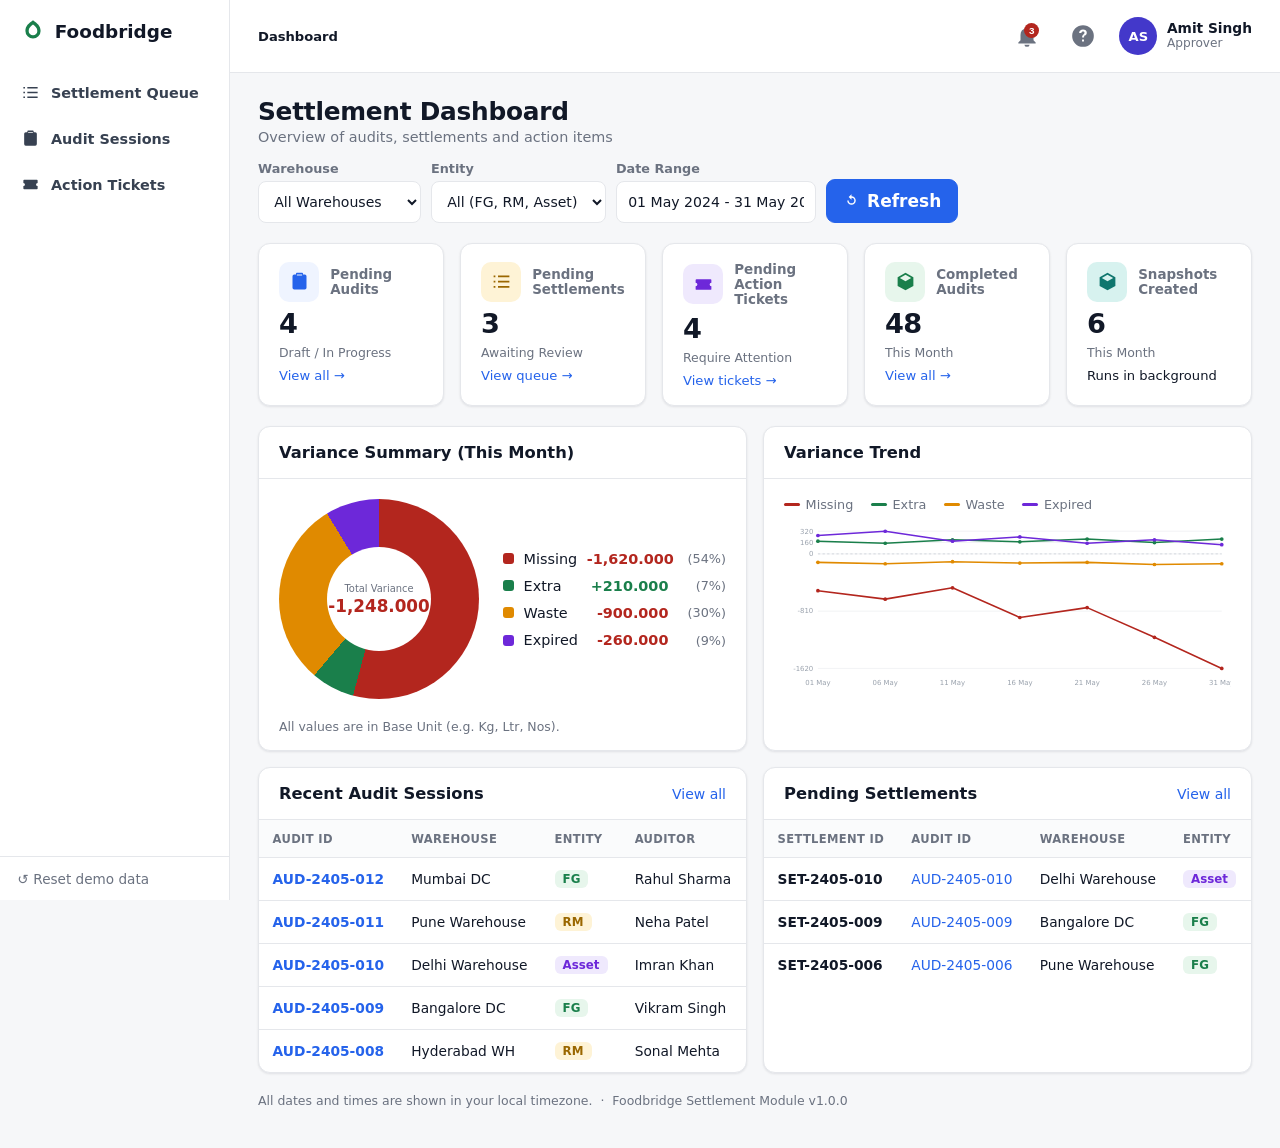
<file: dashboard.html>
<!DOCTYPE html>
<html lang="en">
<head>
  <meta charset="UTF-8" />
  <meta name="viewport" content="width=device-width, initial-scale=1.0" />
  <title>Settlement Dashboard — Foodbridge Settlement (session-02 prototype)</title>
  <link rel="stylesheet" href="shell.css" />
</head>
<body>
  <div id="content"></div>

  <script src="seed.js"></script>
  <script src="app.js"></script>
  <script>
    let STORE = null;
    const dState = { warehouse: '', entity: '' };

    function skeleton() {
      return `
        <div class="page-head">
          <div><h1>Settlement Dashboard</h1><div class="sub">Overview of audits, settlements and action items</div></div>
          <div class="head-actions">
            <div class="field" style="min-width:150px"><label>Warehouse</label><select id="dWarehouse"></select></div>
            <div class="field" style="min-width:150px"><label>Entity</label><select id="dEntity"></select></div>
            <div class="field" style="min-width:170px"><label>Date Range</label><input type="text" value="01 May 2024 - 31 May 2024" readonly /></div>
            <button class="btn primary" id="refreshBtn" style="align-self:flex-end">${svg('refresh')} Refresh</button>
          </div>
        </div>

        <div class="kpi-row" id="kpis"></div>

        <div class="two-col">
          <section class="panel">
            <div class="panel-head"><h2>Variance Summary (This Month)</h2></div>
            <div class="donut-wrap" id="varianceSummary"></div>
            <div class="chart-note">All values are in Base Unit (e.g. Kg, Ltr, Nos).</div>
          </section>
          <section class="panel">
            <div class="panel-head"><h2>Variance Trend</h2></div>
            <div id="trend" style="padding:1.1rem 1.25rem"></div>
          </section>
        </div>

        <div class="two-col">
          <section class="panel">
            <div class="panel-head"><h2>Recent Audit Sessions</h2><a href="audit-sessions.html">View all</a></div>
            <div class="table-wrap"><table>
              <thead><tr><th>Audit ID</th><th>Warehouse</th><th>Entity</th><th>Auditor</th><th>Status</th><th>Progress</th><th>Updated On</th></tr></thead>
              <tbody id="recentAudits"></tbody>
            </table></div>
          </section>
          <section class="panel">
            <div class="panel-head"><h2>Pending Settlements</h2><a href="audit-sessions.html">View all</a></div>
            <div class="table-wrap"><table>
              <thead><tr><th>Settlement ID</th><th>Audit ID</th><th>Warehouse</th><th>Entity</th><th>Submitted On</th><th>Priority</th></tr></thead>
              <tbody id="pendingSettlements"></tbody>
            </table></div>
          </section>
        </div>

        <div class="chart-note" style="padding:1.25rem 0 0">All dates and times are shown in your local timezone. &nbsp;·&nbsp; Foodbridge Settlement Module v1.0.0</div>`;
    }

    function matchWE(x) {
      return (!dState.warehouse || x.warehouseId === dState.warehouse) && (!dState.entity || x.entity === dState.entity);
    }

    function renderKpis() {
      const audits = STORE.audits.filter(matchWE);
      const settlements = STORE.settlements.filter(matchWE);
      const tickets = STORE.actionTickets.filter(matchWE);
      const pendingAudits = audits.filter((a) => a.status === 'draft' || a.status === 'in_progress').length;
      const pendingSettlements = settlements.filter((s) => s.status === 'pending_review' || s.status === 'under_review').length;
      const pendingTickets = tickets.filter((t) => t.status === 'open' || t.status === 'in_progress').length;

      const card = (tile, icon, label, value, sub, link) => `
        <div class="kpi"><div class="top"><div class="tile ${tile}">${svg(icon)}</div><div class="label">${label}</div></div>
          <div class="value">${value}</div><div class="sub">${sub}</div>
          <div class="foot">${link.href ? `<a href="${link.href}">${link.text} →</a>` : `<span class="note">${link.text}</span>`}</div></div>`;
      document.getElementById('kpis').innerHTML =
        card('blue', 'clipboard', 'Pending Audits', pendingAudits, 'Draft / In Progress', { text: 'View all', href: 'audit-sessions.html' }) +
        card('orange', 'list', 'Pending Settlements', pendingSettlements, 'Awaiting Review', { text: 'View queue', href: 'settlement.html' }) +
        card('purple', 'ticket', 'Pending Action Tickets', pendingTickets, 'Require Attention', { text: 'View tickets', href: 'tickets.html' }) +
        card('green', 'box', 'Completed Audits', STORE.dashboard.completedThisMonth, 'This Month', { text: 'View all', href: 'audit-sessions.html' }) +
        card('teal', 'box', 'Snapshots Created', STORE.dashboard.snapshotsThisMonth, 'This Month', { text: 'Runs in background', href: null });
    }

    function renderVarianceSummary() {
      const vs = STORE.dashboard.varianceSummary;
      const seg = [
        { key: 'Missing', color: '#b3261e', mag: Math.abs(vs.missing), display: -vs.missing },
        { key: 'Extra', color: '#1a7f4b', mag: Math.abs(vs.extra), display: vs.extra },
        { key: 'Waste', color: '#e08a00', mag: Math.abs(vs.waste), display: -vs.waste },
        { key: 'Expired', color: '#6d28d9', mag: Math.abs(vs.expired), display: -vs.expired },
      ];
      const sum = seg.reduce((a, s) => a + s.mag, 0) || 1;
      let acc = 0;
      const stops = seg.map((s) => { const from = (acc / sum) * 100; acc += s.mag; const to = (acc / sum) * 100; return `${s.color} ${from}% ${to}%`; }).join(', ');
      const legend = seg.map((s) => `
        <div class="row"><span class="sw" style="background:${s.color}"></span>
          <span class="lab">${s.key}</span>
          <span class="val ${s.display < 0 ? 'neg' : 'pos'}">${s.display < 0 ? '' : '+'}${fmtQty(s.display)}</span>
          <span class="share">(${Math.round((s.mag / sum) * 100)}%)</span></div>`).join('');
      document.getElementById('varianceSummary').innerHTML = `
        <div class="donut" style="border-radius:50%;background:conic-gradient(${stops})">
          <div style="position:absolute;inset:24%;background:var(--card);border-radius:50%"></div>
          <div class="center"><div class="cap">Total Variance</div><div class="big neg">${fmtQty(vs.totalVariance)}</div></div>
        </div>
        <div class="legend">${legend}</div>`;
    }

    function renderTrend() {
      const data = STORE.dashboard.trend;
      const series = [
        { key: 'missing', color: '#b3261e', label: 'Missing' },
        { key: 'extra', color: '#1a7f4b', label: 'Extra' },
        { key: 'waste', color: '#e08a00', label: 'Waste' },
        { key: 'expired', color: '#6d28d9', label: 'Expired' },
      ];
      const W = 580, H = 220, pl = 44, pr = 12, pt = 12, pb = 30;
      let min = 0, max = 0;
      data.forEach((d) => series.forEach((s) => { min = Math.min(min, d[s.key]); max = Math.max(max, d[s.key]); }));
      const range = (max - min) || 1;
      const x = (i) => pl + (i * (W - pl - pr)) / (data.length - 1);
      const y = (v) => pt + ((max - v) / range) * (H - pt - pb);

      // gridlines + y labels at min, 0, max and a couple between
      const yTicks = [max, max / 2, 0, min / 2, min];
      const grid = yTicks.map((v) => {
        const yy = y(v);
        return `<line x1="${pl}" y1="${yy}" x2="${W - pr}" y2="${yy}" stroke="#eef0f3" />
                <text x="${pl - 6}" y="${yy + 3}" text-anchor="end" font-size="9" fill="#9aa2ad">${Math.round(v)}</text>`;
      }).join('');
      const zeroY = y(0);
      const xLabels = data.map((d, i) => `<text x="${x(i)}" y="${H - 8}" text-anchor="middle" font-size="9" fill="#9aa2ad">${d.date}</text>`).join('');
      const lines = series.map((s) => {
        const pts = data.map((d, i) => `${x(i)},${y(d[s.key])}`).join(' ');
        const dots = data.map((d, i) => `<circle cx="${x(i)}" cy="${y(d[s.key])}" r="2.4" fill="${s.color}" />`).join('');
        return `<polyline points="${pts}" fill="none" stroke="${s.color}" stroke-width="2" stroke-linejoin="round" stroke-linecap="round" />${dots}`;
      }).join('');
      const legend = series.map((s) => `<span style="display:inline-flex;align-items:center;gap:.35rem;font-size:.8rem;color:var(--muted)"><span style="width:16px;height:3px;border-radius:2px;background:${s.color};display:inline-block"></span>${s.label}</span>`).join('');

      document.getElementById('trend').innerHTML = `
        <div style="display:flex;gap:1.1rem;flex-wrap:wrap;margin-bottom:.6rem">${legend}</div>
        <svg viewBox="0 0 ${W} ${H}" width="100%" role="img" aria-label="Variance trend over the month">
          ${grid}
          <line x1="${pl}" y1="${zeroY}" x2="${W - pr}" y2="${zeroY}" stroke="#c9ced6" stroke-dasharray="3 3" />
          ${lines}${xLabels}
        </svg>`;
    }

    function renderRecentAudits() {
      const rows = STORE.audits.filter(matchWE).slice().sort((a, b) => new Date(b.updatedAt) - new Date(a.updatedAt)).slice(0, 5);
      const pct = (a) => (a.products && a.products.length) ? auditTotals(a).pct : (a.progress || 0);
      document.getElementById('recentAudits').innerHTML = rows.map((a) => `
        <tr class="clickable" data-id="${a.id}">
          <td class="mono"><a class="strong-link" href="audit-detail.html?id=${a.id}">${a.id}</a></td>
          <td>${warehouseName(STORE, a.warehouseId)}</td>
          <td>${entityChip(a.entity)}</td>
          <td>${userName(STORE, a.auditorUserId)}</td>
          <td>${statusBadge(a.status)}</td>
          <td><div class="progress"><div class="bar"><span style="width:${pct(a)}%"></span></div><span class="pct">${pct(a)}%</span></div></td>
          <td class="mono">${fmtDateTime(a.updatedAt)}</td>
        </tr>`).join('') || `<tr><td colspan="7" class="empty">No audits match.</td></tr>`;
      const tbody = document.getElementById('recentAudits');
      wireClickableRows(tbody);
      tbody.querySelectorAll('tr.clickable').forEach((tr) =>
        tr.addEventListener('click', (e) => { if (!e.target.closest('a')) location.href = 'audit-detail.html?id=' + tr.dataset.id; }));
    }

    function renderPendingSettlements() {
      const rows = STORE.settlements.filter((s) => matchWE(s) && (s.status === 'pending_review' || s.status === 'under_review'))
        .slice().sort((a, b) => new Date(b.submittedAt) - new Date(a.submittedAt)).slice(0, 5);
      document.getElementById('pendingSettlements').innerHTML = rows.map((s) => `
        <tr>
          <td class="mono strong-link">${s.id}</td>
          <td class="mono"><a href="settlement.html?open=${s.auditId}">${s.auditId}</a></td>
          <td>${warehouseName(STORE, s.warehouseId)}</td>
          <td>${entityChip(s.entity)}</td>
          <td class="mono">${fmtDateTime(s.submittedAt)}</td>
          <td><span class="badge pri-${s.priority}">${labelize(s.priority)}</span></td>
        </tr>`).join('') || `<tr><td colspan="6" class="empty">No pending settlements.</td></tr>`;
    }

    function renderAll() { renderKpis(); renderVarianceSummary(); renderTrend(); renderRecentAudits(); renderPendingSettlements(); }

    loadStore().then((s) => {
      STORE = s;
      document.getElementById('content').innerHTML = skeleton();
      renderShell('dashboard', { user: s.currentUser, crumbTitle: 'Dashboard' });

      const wSel = document.getElementById('dWarehouse');
      wSel.innerHTML = '<option value="">All Warehouses</option>' + s.warehouses.map((w) => `<option value="${w.id}">${w.name}</option>`).join('');
      const eSel = document.getElementById('dEntity');
      eSel.innerHTML = '<option value="">All (FG, RM, Asset)</option>' + s.entities.map((e) => `<option value="${e.id}">${e.name}</option>`).join('');
      wSel.addEventListener('change', (e) => { dState.warehouse = e.target.value; renderAll(); });
      eSel.addEventListener('change', (e) => { dState.entity = e.target.value; renderAll(); });
      document.getElementById('refreshBtn').addEventListener('click', () => { renderAll(); toast('Dashboard refreshed.'); });

      renderAll();
    });
  </script>
</body>
</html>
</file>
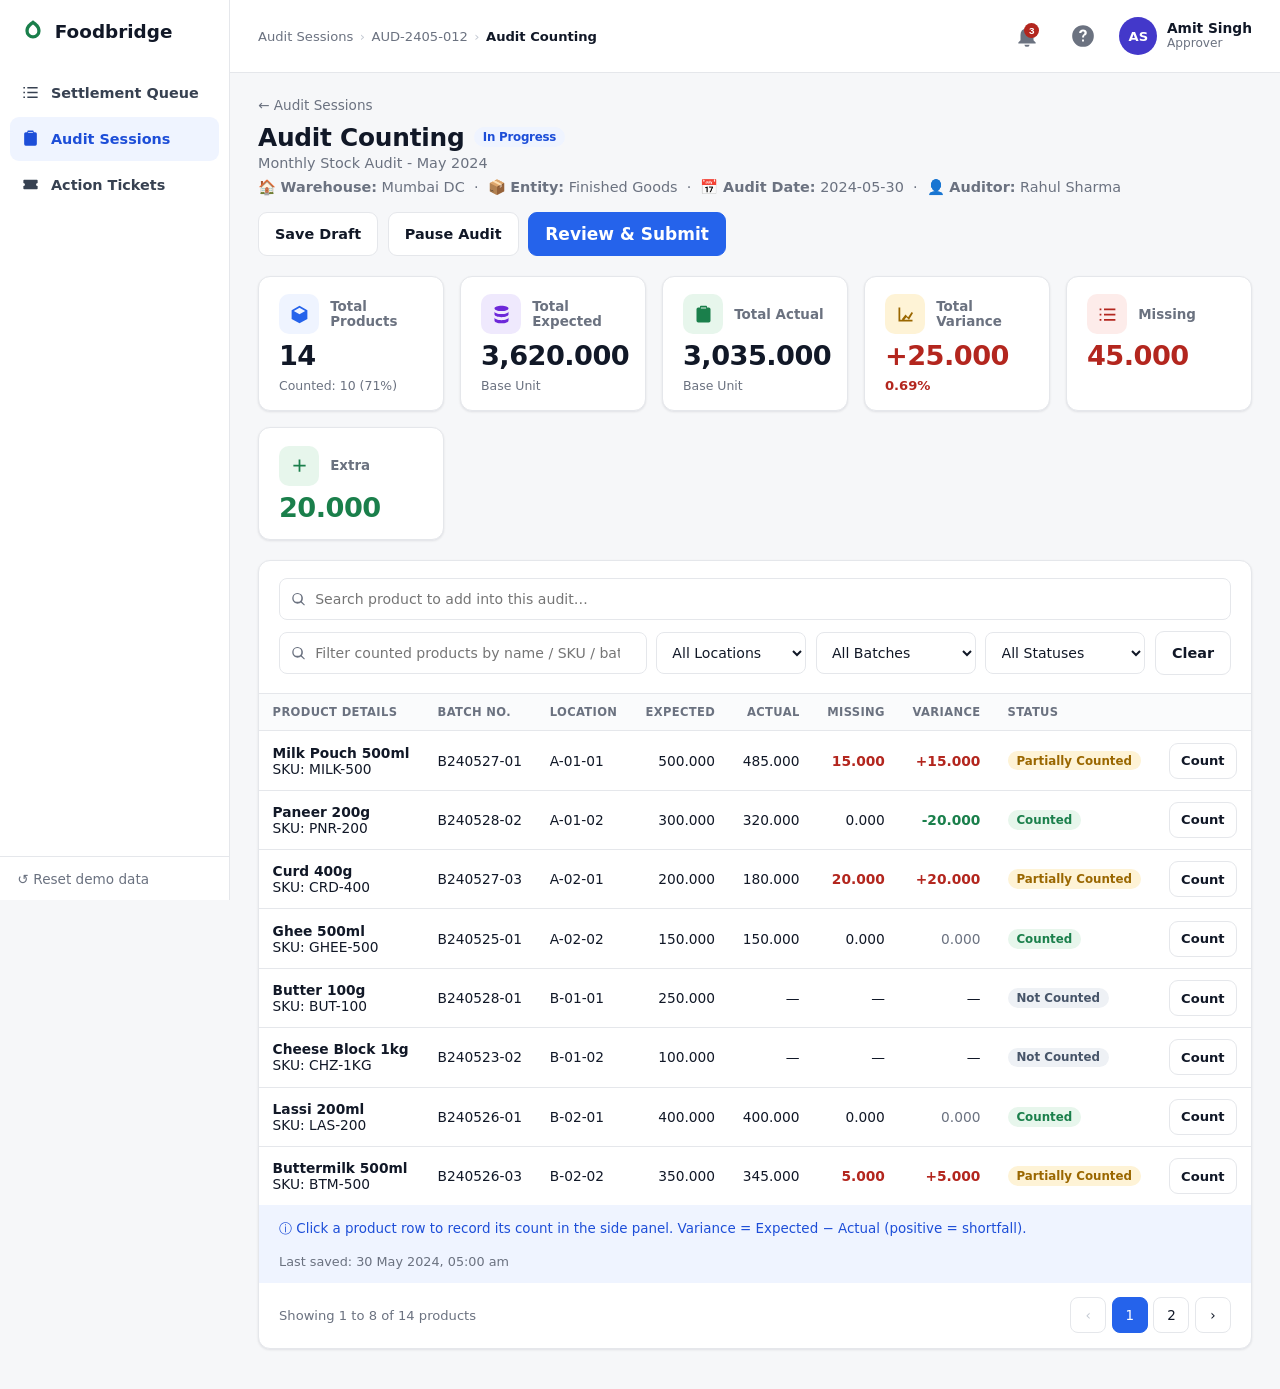
<file: product-detail.html>
<!DOCTYPE html>
<html lang="en"><head><meta charset="UTF-8" /><title>Redirecting…</title><script>
  var p = new URLSearchParams(location.search); var a = p.get('auditId') || ''; var pid = p.get('productId') || '';
  location.replace('audit-detail.html' + (a ? '?id=' + encodeURIComponent(a) + (pid ? '&product=' + encodeURIComponent(pid) : '') : ''));
</script></head><body></body></html>
</file>
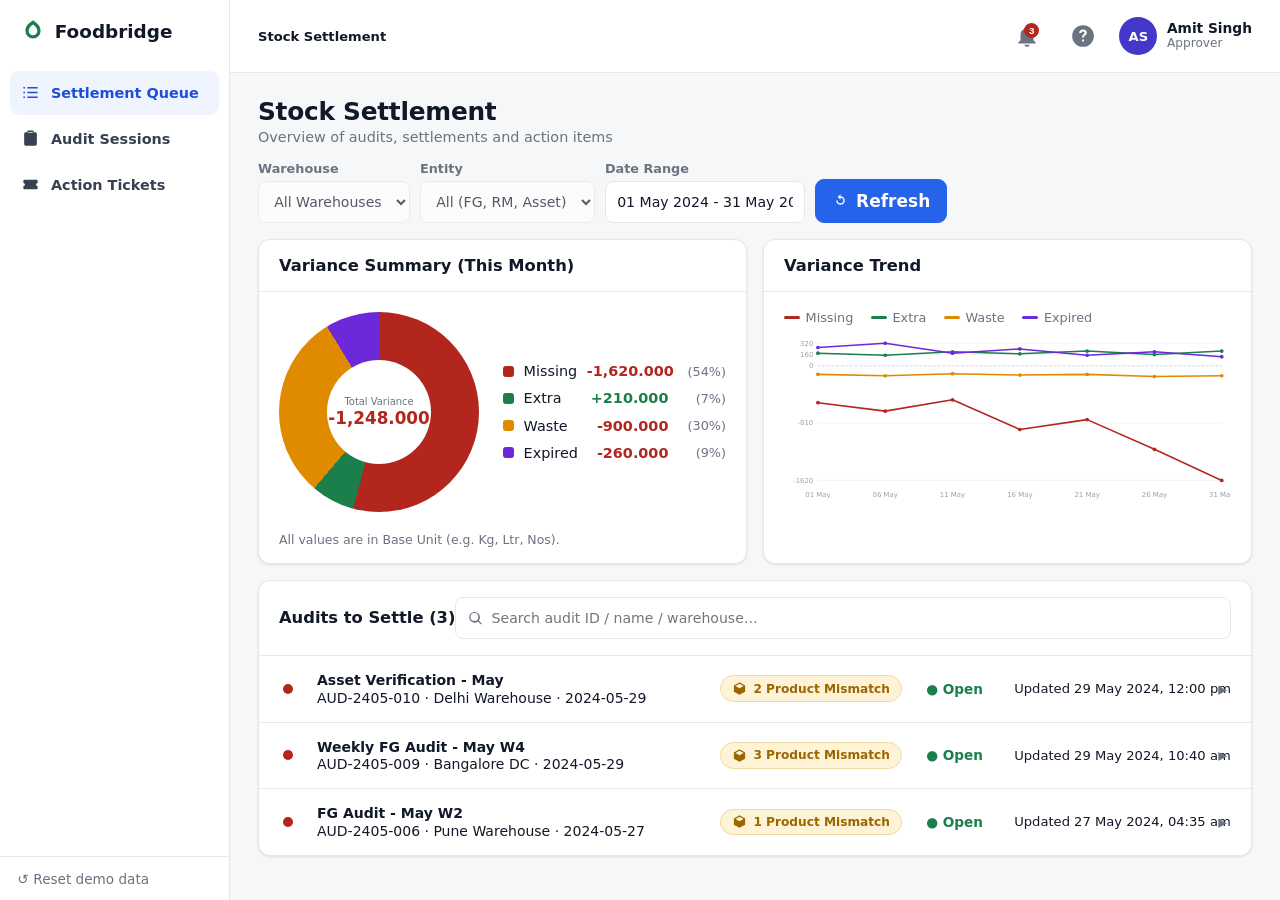
<file: settlement-detail.html>
<!DOCTYPE html>
<html lang="en"><head><meta charset="UTF-8" /><title>Redirecting…</title><script>
  var p = new URLSearchParams(location.search); var id = p.get('id') || '';
  location.replace('settlement.html' + (id ? '?open=' + encodeURIComponent(id) : ''));
</script></head><body></body></html>
</file>
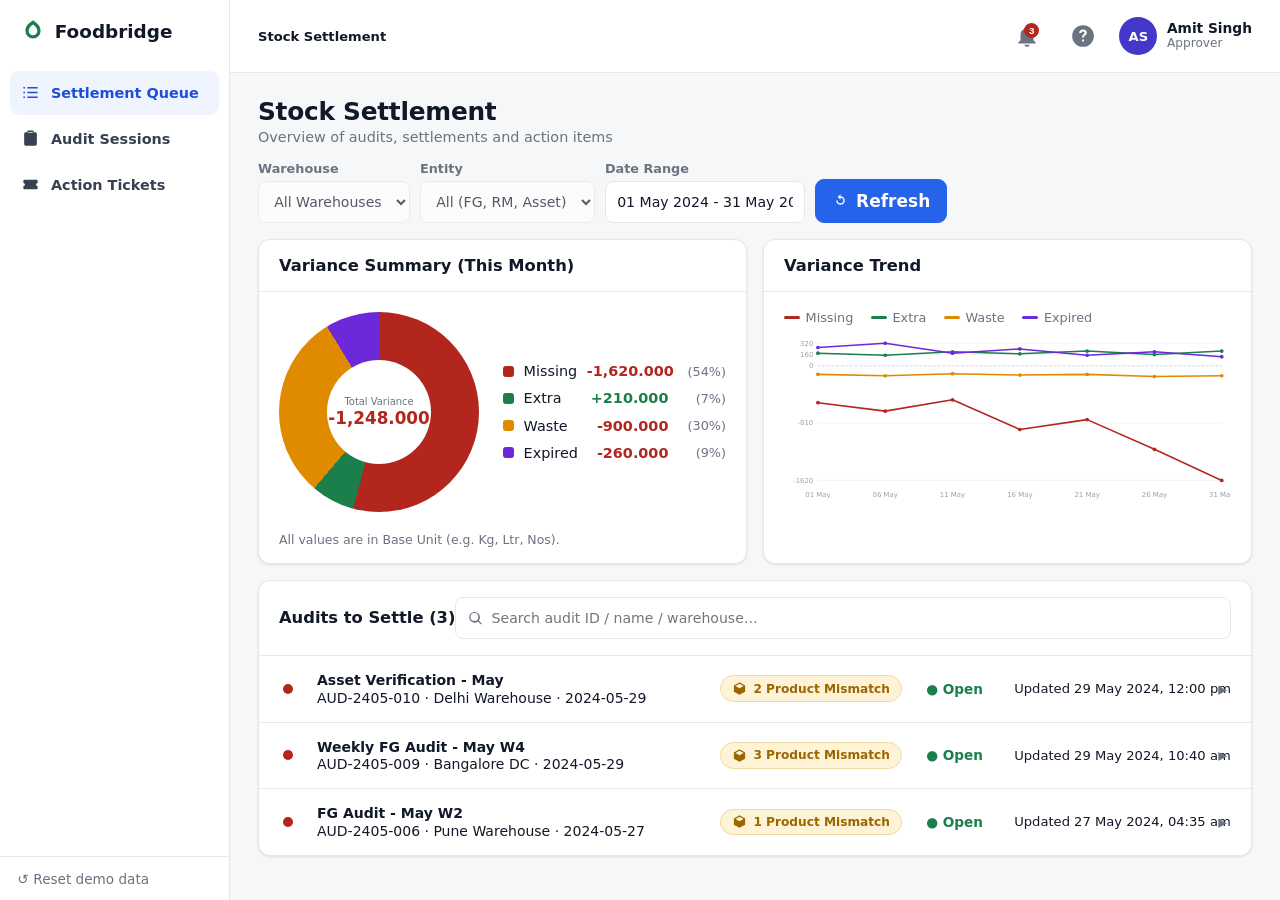
<file: settlement.html>
<!DOCTYPE html>
<html lang="en">
<head>
  <meta charset="UTF-8" />
  <meta name="viewport" content="width=device-width, initial-scale=1.0" />
  <title>Stock Settlement — Foodbridge Settlement (session-02 prototype)</title>
  <link rel="stylesheet" href="shell.css" />
</head>
<body>
  <div id="content"></div>
  <script src="seed.js"></script>
  <script src="app.js"></script>
  <script>
    let STORE = null;
    const st = { q: '', expanded: {} };
    const PENDING = ['submitted', 'under_review'];
    const pendingAudits = () => STORE.audits.filter((a) => PENDING.includes(a.status) && (a.products || []).some(needsResolution));
    const variItems = (a) => (a.products || []).filter(needsResolution);
    const diffOf = (p) => rowActual(p) - p.expected; // negative = short

    function skeleton() {
      return `
        <div class="page-head">
          <div><h1>Stock Settlement</h1><div class="sub">Overview of audits, settlements and action items</div></div>
          <div class="head-actions">
            <div class="field" style="min-width:150px"><label>Warehouse</label><select id="fWh" disabled><option>All Warehouses</option></select></div>
            <div class="field" style="min-width:150px"><label>Entity</label><select id="fEnt" disabled><option>All (FG, RM, Asset)</option></select></div>
            <div class="field" style="min-width:170px"><label>Date Range</label><input type="text" value="01 May 2024 - 31 May 2024" readonly /></div>
            <button class="btn primary" id="refreshBtn" style="align-self:flex-end">${svg('refresh')} Refresh</button>
          </div>
        </div>

        <!-- First half: analytics (donut + trend) -->
        <div class="two-col">
          <section class="panel"><div class="panel-head"><h2>Variance Summary (This Month)</h2></div><div id="donut"></div></section>
          <section class="panel"><div class="panel-head"><h2>Variance Trend</h2></div><div id="trend"></div></section>
        </div>

        <!-- Second half: audits to settle (grouped, expandable) -->
        <section class="panel" style="margin-top:1rem">
          <div class="panel-head"><h2>Audits to Settle <span class="sub" id="auditCount"></span></h2>
            <div class="search-wrap" style="min-width:240px">${svg('search')}<input type="search" id="auditSearch" placeholder="Search audit ID / name / warehouse…" /></div></div>
          <div id="auditList"></div>
        </section>`;
    }

    function renderFirstHalf() {
      document.getElementById('donut').innerHTML = fbVarianceDonutHtml(STORE);
      document.getElementById('trend').innerHTML = fbVarianceTrendHtml(STORE);
    }

    /* ---------------- Second half: grouped-by-audit expandable list ---------------- */
    function renderAuditList() {
      let audits = pendingAudits();
      if (st.q) audits = audits.filter((a) => (a.id + ' ' + a.name + ' ' + warehouseName(STORE, a.warehouseId)).toLowerCase().includes(st.q.toLowerCase()));
      document.getElementById('auditCount').textContent = `(${audits.length})`;
      const host = document.getElementById('auditList');
      if (!audits.length) { host.innerHTML = '<div class="empty">Nothing to settle — no open variance items.</div>'; return; }
      host.innerHTML = audits.map((a) => {
        const items = variItems(a);
        const openItems = items.filter((p) => (p.resolution || {}).status !== 'resolved').length;
        const expanded = !!st.expanded[a.id];
        const rows = items.map((p) => { const c = computeRow(p); const resolved = (p.resolution || {}).status === 'resolved'; const d = diffOf(p);
          return `<tr class="clickable" data-aud="${a.id}" data-pid="${p.productId}">
            <td><strong>${p.name}</strong><div class="sub mono">${p.batchNo} · ${classify(p)}</div></td>
            <td class="num mono">${fmtQty(p.expected)}</td><td class="num mono">${fmtQty(c.actual)}</td>
            <td class="num mono"><span class="${d < 0 ? 'neg' : d > 0 ? 'pos' : 'zero'}">${(d > 0 ? '+' : '') + fmtQty(d)}</span></td>
            <td>${resolved ? statusBadge('resolved') : statusBadge('pending_review')}${(p.resolution || {}).ticketId ? ' <span class="mono tlink" data-tid="' + p.resolution.ticketId + '" style="cursor:pointer;color:var(--blue)">' + p.resolution.ticketId + '</span>' : ''}</td>
            <td style="text-align:right"><button class="btn sm" data-aud="${a.id}" data-pid="${p.productId}">${resolved ? 'View' : 'View & Resolve'}</button></td></tr>`; }).join('');
        return `<div class="settle-item ${expanded ? 'open' : ''}" data-aud="${a.id}">
          <div class="settle-head" data-toggle="${a.id}">
            <span class="sdot ${openItems ? 'red' : 'green'}"></span>
            <div class="stitle"><b>${a.name}</b><div class="sub mono">${a.id} · ${warehouseName(STORE, a.warehouseId)} · ${A_date(a)}</div></div>
            <span class="mismatch-badge">${svg('box', 'mm-ic')} ${items.length} Product Mismatch</span>
            <span class="s-status status-open">${openItems ? 'Open' : 'Ready'}</span>
            <span class="s-updated sub">Updated ${fmtDateTime(a.updatedAt)}</span>
            <span class="schev">▸</span>
          </div>
          ${expanded ? `<div class="mismatch-panel">
            <div class="mm-head">Mismatch Products (${items.length})</div>
            <div class="table-wrap"><table><thead><tr><th>Product</th><th class="num">Expected</th><th class="num">Actual</th><th class="num">Difference</th><th>Status</th><th></th></tr></thead><tbody>${rows}</tbody></table></div>
          </div>` : ''}
        </div>`;
      }).join('');

      // wire expand/collapse
      host.querySelectorAll('.settle-head[data-toggle]').forEach((el) => el.addEventListener('click', (e) => { if (e.target.closest('button,.tlink')) return; const id = el.dataset.toggle; st.expanded[id] = !st.expanded[id]; renderAuditList(); }));
      // product row / view & resolve
      const openRes = (aud, pid) => openResolveDrawer(aud, pid);
      host.querySelectorAll('tr.clickable').forEach((tr) => { wireClickableRows(tr.parentNode); tr.addEventListener('click', (e) => { if (e.target.closest('button,.tlink')) return; openRes(tr.dataset.aud, tr.dataset.pid); }); });
      host.querySelectorAll('button[data-pid]').forEach((b) => b.addEventListener('click', () => openRes(b.dataset.aud, b.dataset.pid)));
      host.querySelectorAll('.tlink').forEach((el) => el.addEventListener('click', () => location.href = 'tickets.html?open=' + el.dataset.tid));
    }
    function A_date(a) { return a.auditDate || fmtDateTime(a.submittedAt); }

    /* ---------------- Per-product resolve drawer: 4 tabs (unchanged) ---------------- */
    function afterSettlement(p, opt) {
      const c = computeRow(p); const short = Math.max(c.missing, 0); const list = [];
      if (opt.id === 'write_off') list.push(`Write off ${fmtQty(short || num(p.verifiedWaste) + num(p.verifiedExpired))} units as inventory loss`);
      if (opt.id === 'recovery') list.push('Raise a recovery ticket to the responsible party');
      if (opt.id === 'action_item') list.push('Open an action ticket to investigate');
      if (opt.id === 'split') list.push('Recover part, write off the remainder');
      if (opt.id === 'absorb') list.push('Absorb the surplus into on-hand stock');
      if (opt.id === 'return') list.push('Raise a return-to-source ticket');
      if (opt.id === 'discard') list.push('Discard the surplus');
      list.push('Reduce/adjust warehouse stock accordingly', 'Close this variance item', `Mark ${p.__auditId || 'audit'} settled once all items resolved`);
      return list;
    }
    function openResolveDrawer(auditId, pid) {
      const a = byId(STORE.audits, auditId); const p = (a.products || []).find((x) => x.productId === pid); if (!p) return;
      p.__auditId = a.id; const settled = ['approved', 'closed'].includes(a.status);
      const h = openDrawer({
        title: `${p.name} — ${classify(p)}`, subtitle: `${a.id} · ${warehouseName(STORE, a.warehouseId)} · ${entityChip(a.entity)}`,
        tabs: [{ key: 'details', label: 'Details' }, { key: 'evidence', label: 'Evidence' }, { key: 'activity', label: 'Activity Log' }, { key: 'comments', label: 'Comments' }], active: 'details',
        onClose: () => { renderFirstHalf(); renderAuditList(); },
        render(key, body, foot) { foot.innerHTML = ''; if (key === 'evidence') return renderEv(p, body); if (key === 'activity') return renderActivity(a, p, body); if (key === 'comments') return renderComments(p, body); renderResolveDetails(a, p, settled, body, foot, h); },
      });
      h.refresh();
    }
    function irow(icon, tile, label, value, note) { return `<div class="ir"><div class="tile ${tile}">${svg(icon)}</div><div class="ir-b"><div class="ir-l">${label}</div><div class="ir-v">${value}</div></div>${note ? `<div class="ir-note">${note}</div>` : ''}</div>`; }
    function renderResolveDetails(a, p, settled, body, foot, h) {
      const c = computeRow(p), cls = classify(p), opts = resolutionOptionsFor(STORE, cls), r = p.resolution || {};
      const selId = r.optionId || (opts[0] && opts[0].id), sel = resolutionOption(STORE, cls, selId) || {}, diff = diffOf(p);
      body.innerHTML = `
        <div class="ir-list">
          ${irow('clipboard', 'green', 'Expected', fmtQty(p.expected), 'as per audit scope')}
          ${irow('box', 'blue', 'Actual', fmtQty(c.actual), 'verified count')}
          ${irow('chart', 'orange', 'Difference', `<span class="${diff < 0 ? 'neg' : 'pos'}">${(diff > 0 ? '+' : '') + fmtQty(diff)}</span>`, '')}
          ${irow('help', 'purple', 'Why this needs settlement', p.reasonNarrative || '<span class="notice">No narrative</span>', '')}
        </div>
        <h3 class="section-title">Resolution</h3>
        <div id="resOpts">${opts.map((o) => `<label class="choice-row"><input type="radio" name="res" value="${o.id}" ${o.id === selId ? 'checked' : ''} ${settled ? 'disabled' : ''}/> ${o.label}</label>`).join('')}</div>
        <div class="split-fields ${sel.split ? 'on' : ''}" id="splitF"><div class="field"><label>Recover qty</label><input type="number" id="recQty" min="0" step="0.001" value="${r.recoveredQty || ''}" ${settled ? 'disabled' : ''}/></div><div class="field"><label>Write-off qty</label><input type="number" id="woQty" min="0" step="0.001" value="${r.writeOffQty || ''}" ${settled ? 'disabled' : ''}/></div></div>
        <div class="field" style="margin-top:.6rem"><label>Note</label><input type="text" id="resNote" value="${(r.note || '').replace(/"/g, '&quot;')}" ${settled ? 'disabled' : ''} placeholder="optional" /></div>
        <h3 class="section-title">After settlement</h3>
        <ul class="checklist" id="afterList">${afterSettlement(p, sel).map((x) => `<li>${x}</li>`).join('')}</ul>`;
      const refreshAfter = () => { const cur = resolutionOption(STORE, cls, body.querySelector('input[name=res]:checked').value) || {}; body.querySelector('#splitF').classList.toggle('on', !!cur.split); body.querySelector('#afterList').innerHTML = afterSettlement(p, cur).map((x) => `<li>${x}</li>`).join(''); };
      if (!settled) {
        body.querySelectorAll('input[name=res]').forEach((rb) => rb.addEventListener('change', refreshAfter));
        const readRes = () => ({ optionId: body.querySelector('input[name=res]:checked').value, recoveredQty: Number(body.querySelector('#recQty').value) || 0, writeOffQty: Number(body.querySelector('#woQty').value) || 0, note: body.querySelector('#resNote').value });
        foot.innerHTML = '<button class="btn" id="keepBtn">Keep Pending</button><button class="btn primary" id="resolveBtn">Resolve</button>';
        foot.querySelector('#keepBtn').addEventListener('click', () => { p.resolution = Object.assign({}, p.resolution, readRes(), { status: 'pending' }); saveStore(STORE); toast('Kept pending.'); closeDrawer(); });
        foot.querySelector('#resolveBtn').addEventListener('click', () => { const data = readRes(); p.resolution = Object.assign({}, p.resolution, data, { status: 'resolved' }); const opt = resolutionOption(STORE, cls, data.optionId) || {}; let msg = 'Item resolved.'; if (opt.ticket && !p.resolution.ticketId) { const id = createTicket(a, p, opt); msg = 'Resolved — recovery ticket ' + id + ' created.'; } saveStore(STORE); const settledNow = settleFullyResolved(); toast(msg + (settledNow.includes(a.id) ? ' Audit settled; snapshot runs in background.' : '')); closeDrawer(); });
      } else { foot.innerHTML = '<span class="lock-note" style="color:var(--green);background:var(--green-bg)">✓ Settled</span>'; }
    }
    function renderEv(p, body) { const ev = p.evidence || { photos: [], documents: [] }; const chips = [].concat((ev.photos || []).map((x) => `<span class="ev-chip">📷 ${x.caption || 'Photo'}</span>`), (ev.documents || []).map((x) => `<span class="ev-chip">📄 ${x.name}</span>`)); body.innerHTML = `<div class="help">Evidence captured during counting.</div><div class="evidence" style="margin-top:.6rem">${chips.length ? chips.join('') : '<span class="notice">No evidence.</span>'}</div>`; }
    function renderActivity(a, p, body) { const items = [{ w: userName(STORE, a.auditorUserId), t: 'Counted — variance flagged (' + classify(p) + ')', when: a.submittedAt }]; if ((p.resolution || {}).status) items.push({ w: STORE.currentUser.name, t: 'Resolution: ' + labelize(p.resolution.status || '') + ((resolutionOption(STORE, classify(p), p.resolution.optionId) || {}).label ? ' — ' + resolutionOption(STORE, classify(p), p.resolution.optionId).label : ''), when: a.updatedAt }); if ((p.resolution || {}).ticketId) items.push({ w: STORE.currentUser.name, t: 'Recovery ticket ' + p.resolution.ticketId + ' created', when: a.updatedAt }); body.innerHTML = items.map((x) => `<div class="comment"><div><span class="who">${x.w}</span><span class="when">${fmtDateTime(x.when)}</span></div><div class="text">${x.t}</div></div>`).join(''); }
    function renderComments(p, body) { p.settlementComments = p.settlementComments || []; body.innerHTML = `<div id="clist">${p.settlementComments.length ? p.settlementComments.map((c) => `<div class="comment"><div><span class="who">${c.who}</span><span class="when">${fmtDateTime(c.when)}</span></div><div class="text">${c.text}</div></div>`).join('') : '<span class="notice">No comments yet.</span>'}</div><div class="comment-box"><textarea id="newC" placeholder="Add a comment…"></textarea><div class="actions-row" style="margin-top:0"><button class="btn primary" id="addC">Add comment</button></div></div>`; body.querySelector('#addC').addEventListener('click', () => { const t = body.querySelector('#newC').value.trim(); if (!t) { toast('Write a comment first.'); return; } p.settlementComments.push({ who: STORE.currentUser.name, when: nowIso(), text: t }); saveStore(STORE); renderComments(p, body); toast('Comment added.'); }); }
    function createTicket(a, p, opt) { const id = nextSeqId(STORE.actionTickets, 'AT-2405-'); STORE.actionTickets.unshift({ id, auditId: a.id, productId: p.productId, warehouseId: a.warehouseId, entity: a.entity, title: `${opt.label} — ${p.name}`, description: `Auto-created from settlement of ${a.id}. ${classify(p)} on ${p.name} (${p.batchNo}). ${p.reasonNarrative || ''}`.trim(), status: 'open', priority: classify(p) === 'MISSING' ? 'high' : 'medium', assignedToUserId: a.auditorUserId, createdByUserId: STORE.currentUser.id, createdAt: nowIso(), comments: [] }); p.resolution.ticketId = id; return id; }
    function settleFullyResolved() { const settled = []; pendingAudits().forEach((a) => { const items = variItems(a); if (items.length && items.every((p) => (p.resolution || {}).status === 'resolved')) { a.status = 'approved'; a.updatedAt = nowIso(); settled.push(a.id); } }); if (settled.length) saveStore(STORE); return settled; }

    loadStore().then((s) => {
      STORE = s;
      document.getElementById('content').innerHTML = skeleton();
      renderShell('settlement-queue', { user: s.currentUser, crumbTitle: 'Stock Settlement' });
      document.getElementById('auditSearch').addEventListener('input', (e) => { st.q = e.target.value; renderAuditList(); });
      document.getElementById('refreshBtn').addEventListener('click', () => { renderFirstHalf(); renderAuditList(); toast('Refreshed.'); });
      renderFirstHalf(); renderAuditList();
      const openId = qp('open', '');
      if (openId) { st.expanded[openId] = true; renderAuditList(); const a = byId(STORE.audits, openId); const first = a && variItems(a)[0]; if (first) openResolveDrawer(openId, first.productId); }
    });
  </script>
</body>
</html>
</file>
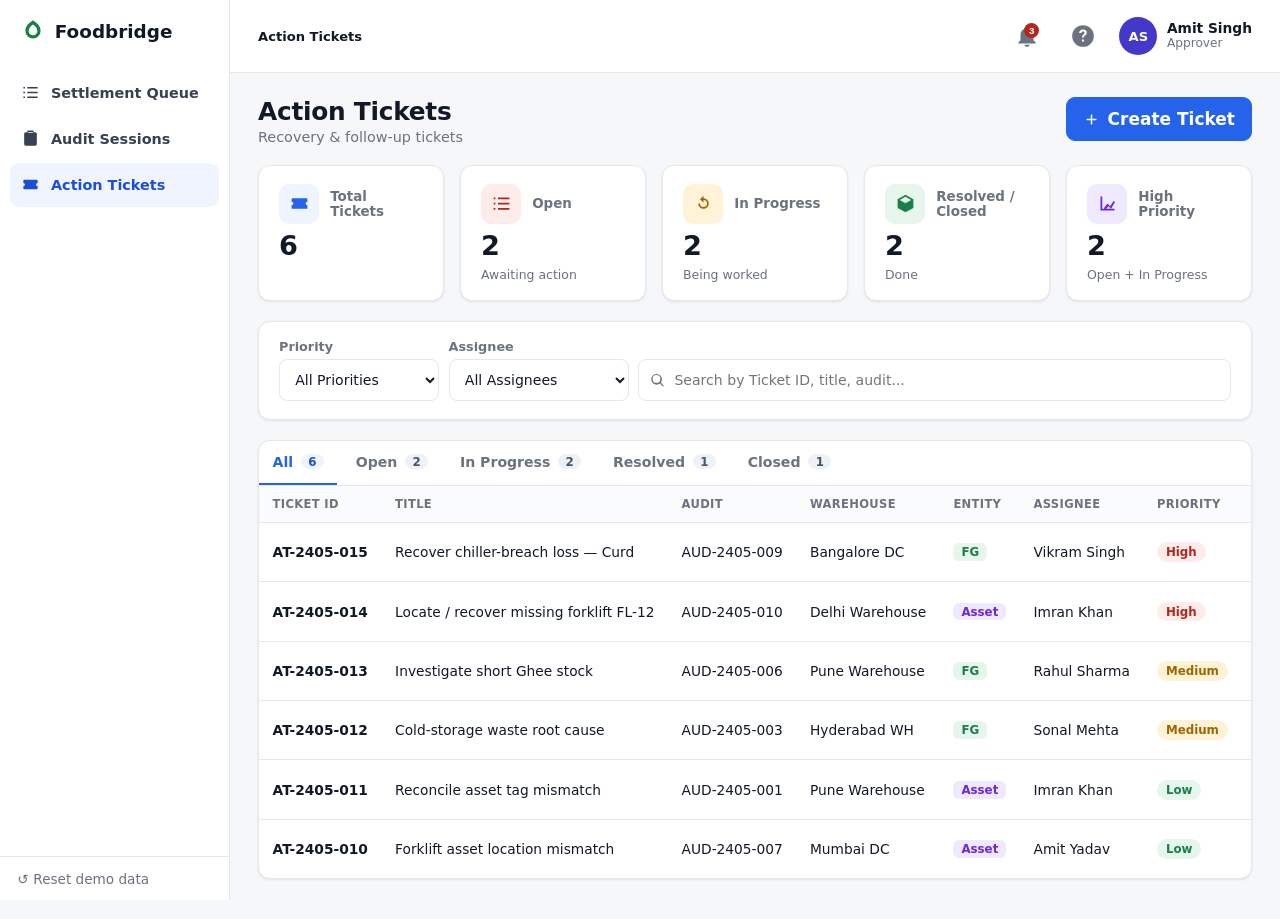
<file: ticket-detail.html>
<!DOCTYPE html>
<html lang="en"><head><meta charset="UTF-8" /><title>Redirecting…</title><script>
  var p = new URLSearchParams(location.search); var id = p.get('id') || '';
  location.replace('tickets.html' + (id ? '?open=' + encodeURIComponent(id) : ''));
</script></head><body></body></html>
</file>
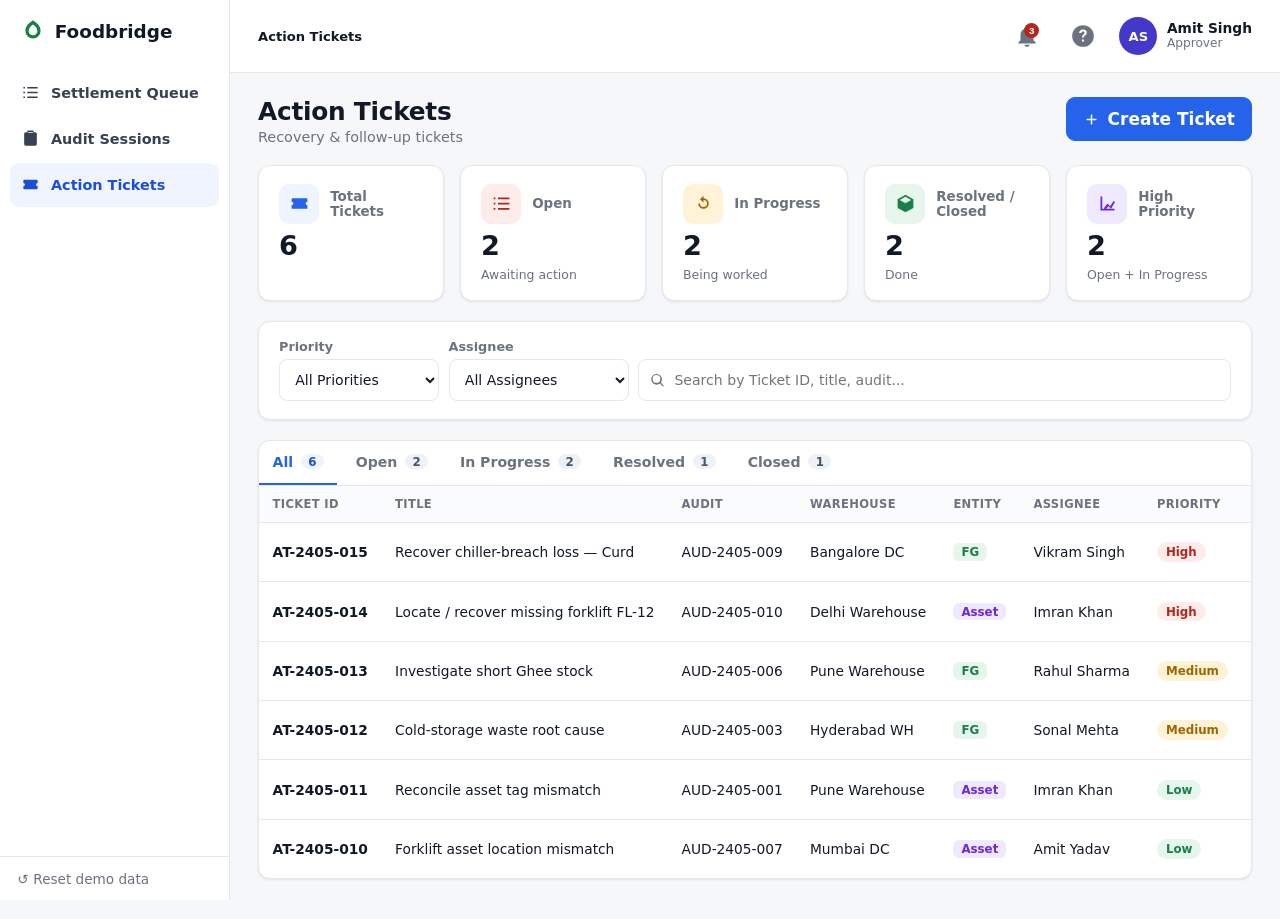
<file: tickets.html>
<!DOCTYPE html>
<html lang="en">
<head>
  <meta charset="UTF-8" />
  <meta name="viewport" content="width=device-width, initial-scale=1.0" />
  <title>Action Tickets — Foodbridge Settlement (session-02 prototype)</title>
  <link rel="stylesheet" href="shell.css" />
</head>
<body>
  <div id="content"></div>
  <script src="seed.js"></script>
  <script src="app.js"></script>
  <script>
    let STORE = null;
    const TABS = ['all', 'open', 'in_progress', 'resolved', 'closed'];
    const st = { tab: 'all', priority: '', assignee: '', q: '' };
    const NEXT = { open: 'in_progress', in_progress: 'resolved', resolved: 'closed' };
    const NEXT_LABEL = { open: 'Start Work', in_progress: 'Mark Resolved', resolved: 'Close Ticket' };

    function skeleton() {
      return `
        <div class="page-head"><div><h1>Action Tickets</h1><div class="sub">Recovery &amp; follow-up tickets</div></div>
          <div class="head-actions"><button class="btn primary" id="createBtn">${svg('plus')} Create Ticket</button></div></div>
        <div class="kpi-row" id="kpis"></div>
        <section class="filters"><div class="filter-actions">
          <div class="field" style="min-width:160px"><label>Priority</label><select id="fPri"><option value="">All Priorities</option><option value="high">High</option><option value="medium">Medium</option><option value="low">Low</option></select></div>
          <div class="field" style="min-width:180px"><label>Assignee</label><select id="fAss"></select></div>
          <div class="search-wrap grow" style="align-self:flex-end">${svg('search')}<input type="search" id="fSearch" placeholder="Search by Ticket ID, title, audit..." /></div>
        </div></section>
        <section class="panel">
          <div class="tabs" id="tabs"></div>
          <div class="table-wrap"><table>
            <thead><tr><th>Ticket ID</th><th>Title</th><th>Audit</th><th>Warehouse</th><th>Entity</th><th>Assignee</th><th>Priority</th><th>Status</th><th>Created</th><th></th></tr></thead>
            <tbody id="rows"></tbody>
          </table></div>
        </section>`;
    }
    function base() {
      return STORE.actionTickets.filter((t) => {
        if (st.priority && t.priority !== st.priority) return false;
        if (st.assignee && t.assignedToUserId !== st.assignee) return false;
        if (st.q) { const h = (t.id + ' ' + t.title + ' ' + (t.auditId || '')).toLowerCase(); if (!h.includes(st.q.toLowerCase())) return false; }
        return true;
      });
    }
    function renderKpis() {
      const t = STORE.actionTickets;
      const n = (arr) => t.filter((x) => arr.includes(x.status)).length;
      const highActive = t.filter((x) => x.priority === 'high' && (x.status === 'open' || x.status === 'in_progress')).length;
      document.getElementById('kpis').innerHTML =
        kpiCardHtml('blue', 'ticket', 'Total Tickets', t.length, '') +
        kpiCardHtml('red', 'list', 'Open', n(['open']), 'Awaiting action') +
        kpiCardHtml('orange', 'refresh', 'In Progress', n(['in_progress']), 'Being worked') +
        kpiCardHtml('green', 'box', 'Resolved / Closed', n(['resolved', 'closed']), 'Done') +
        kpiCardHtml('purple', 'chart', 'High Priority', highActive, 'Open + In Progress');
    }
    function renderTabs() {
      const b = base(); const count = (tab) => tab === 'all' ? b.length : b.filter((t) => t.status === tab).length;
      document.getElementById('tabs').innerHTML = TABS.map((tab) => `<button class="tab${st.tab === tab ? ' active' : ''}" data-tab="${tab}">${tab === 'all' ? 'All' : labelize(tab)}<span class="count">${count(tab)}</span></button>`).join('');
      document.querySelectorAll('.tab').forEach((el) => el.addEventListener('click', () => { st.tab = el.dataset.tab; renderTabs(); renderRows(); }));
    }
    function renderRows() {
      let list = base(); if (st.tab !== 'all') list = list.filter((t) => t.status === st.tab);
      const tbody = document.getElementById('rows');
      if (!list.length) { tbody.innerHTML = `<tr><td colspan="10" class="empty">No tickets match.</td></tr>`; return; }
      tbody.innerHTML = list.map((t) => `<tr class="clickable" data-id="${t.id}">
        <td class="mono"><span class="strong-link">${t.id}</span></td><td>${t.title}</td>
        <td class="mono">${t.auditId || '—'}</td><td>${warehouseName(STORE, t.warehouseId)}</td><td>${t.entity ? entityChip(t.entity) : '—'}</td>
        <td>${userName(STORE, t.assignedToUserId)}</td><td>${priorityBadge(t.priority)}</td><td>${statusBadge(t.status)}</td><td class="mono">${fmtDateTime(t.createdAt)}</td>
        <td><button class="btn sm" data-id="${t.id}">Open</button></td></tr>`).join('');
      wireClickableRows(tbody);
      tbody.querySelectorAll('tr.clickable').forEach((tr) => tr.addEventListener('click', (e) => { if (!e.target.closest('button')) openTicketDrawer(tr.dataset.id); }));
      tbody.querySelectorAll('button[data-id]').forEach((b) => b.addEventListener('click', () => openTicketDrawer(b.dataset.id)));
    }

    /* ---------------- L2 drawer: a ticket ---------------- */
    function openTicketDrawer(id) {
      const T = byId(STORE.actionTickets, id); if (!T) return;
      const h = openDrawer({
        title: T.title, subtitle: `${T.id} · ${statusBadge(T.status)}${T.auditId ? ' · from ' + T.auditId : ''}`,
        tabs: [{ key: 'details', label: 'Details' }, { key: 'comments', label: 'Comments' }, { key: 'activity', label: 'Activity' }], active: 'details',
        onClose: () => { renderKpis(); renderTabs(); renderRows(); },
        render(key, body, foot) {
          foot.innerHTML = '';
          if (key === 'details') renderDetails(T, body, foot, h);
          else if (key === 'comments') renderComments(T, body, foot, false);
          else renderComments(T, body, foot, true);
        },
      });
      h.refresh();
      return h;
    }

    function renderDetails(T, body, foot, h) {
      const userOpts = STORE.users.map((u) => `<option value="${u.id}" ${u.id === T.assignedToUserId ? 'selected' : ''}>${u.name} (${u.role})</option>`).join('');
      body.innerHTML = `
        <div class="k" style="font-size:.76rem;color:var(--muted);font-weight:600;text-transform:uppercase">Description</div>
        <p style="white-space:pre-wrap;margin:.3rem 0 1rem">${T.description || '<span class="notice">No description.</span>'}</p>
        <div class="grid-2">
          <div><div class="k" style="font-size:.76rem;color:var(--muted);font-weight:600;text-transform:uppercase">Manage</div>
            <div class="field" style="margin-top:.5rem"><label>Assignee</label><select id="assignee">${userOpts}</select></div>
            <div class="field" style="margin-top:.6rem"><label>Priority</label><select id="priority"><option value="high">High</option><option value="medium">Medium</option><option value="low">Low</option></select></div>
            <div class="actions-row" style="justify-content:flex-start"><button class="btn" id="saveManage">Save changes</button><button class="btn" id="editBtn">Edit ticket</button></div></div>
          <div class="meta-grid" style="grid-template-columns:1fr">
            <div><div class="k">Related Audit</div><div class="v mono">${T.auditId ? `<span class="strong-link auditLink" style="cursor:pointer;color:var(--blue)">${T.auditId}</span>` : '—'}</div></div>
            <div><div class="k">Warehouse</div><div class="v">${warehouseName(STORE, T.warehouseId)}</div></div>
            <div><div class="k">Entity</div><div class="v">${T.entity ? entityChip(T.entity) : '—'}</div></div>
            <div><div class="k">Created</div><div class="v">${fmtDateTime(T.createdAt)}</div></div>
            <div><div class="k">Created by</div><div class="v">${userName(STORE, T.createdByUserId)}</div></div></div>
        </div>`;
      body.querySelector('#priority').value = T.priority;
      const al = body.querySelector('.auditLink'); if (al) al.addEventListener('click', () => location.href = 'settlement.html?open=' + T.auditId);
      body.querySelector('#editBtn').addEventListener('click', () => editModal(T, h));
      body.querySelector('#saveManage').addEventListener('click', () => {
        const newAss = body.querySelector('#assignee').value, newPri = body.querySelector('#priority').value; let changed = false;
        if (newAss !== T.assignedToUserId) { activity(T, `Reassigned to ${userName(STORE, newAss)}.`); T.assignedToUserId = newAss; changed = true; }
        if (newPri !== T.priority) { activity(T, `Priority set to ${labelize(newPri)}.`); T.priority = newPri; changed = true; }
        if (!changed) { toast('No changes.'); return; }
        saveStore(STORE); toast('Saved.');
      });
      renderStatusFooter(T, foot, h);
    }

    function renderStatusFooter(T, foot, h) {
      const nxt = NEXT[T.status];
      foot.innerHTML = `${nxt ? `<button class="btn primary" id="advanceBtn">${NEXT_LABEL[T.status]}</button>` : ''}${T.status === 'closed' ? '<button class="btn" id="reopenBtn">Reopen</button>' : ''}`;
      const adv = foot.querySelector('#advanceBtn');
      if (adv) adv.addEventListener('click', () => {
        const to = NEXT[T.status];
        if (to === 'closed') { inlineConfirm(foot, { message: 'Close this ticket?', confirmLabel: 'Close', danger: true, onCancel: () => renderStatusFooter(T, foot, h), onConfirm: () => { T.status = 'closed'; activity(T, 'Status changed to Closed.'); saveStore(STORE); h.showTab('details'); toast('Ticket closed.'); } }); return; }
        T.status = to; activity(T, `Status changed to ${labelize(to)}.`); saveStore(STORE); h.showTab('details'); toast('Status: ' + labelize(to));
      });
      const re = foot.querySelector('#reopenBtn'); if (re) re.addEventListener('click', () => { T.status = 'open'; activity(T, 'Ticket reopened.'); saveStore(STORE); h.showTab('details'); toast('Reopened.'); });
    }

    function renderComments(T, body, foot, systemOnly) {
      const list = (T.comments || []).filter((c) => systemOnly ? c.system : !c.system);
      body.innerHTML = `<div id="clist">${list.length ? list.map((c) => `<div class="comment"><div><span class="who">${c.who}</span><span class="when">${fmtDateTime(c.when)}</span>${c.system ? ' <span class="badge st-draft">activity</span>' : ''}</div><div class="text">${c.text}</div></div>`).join('') : `<span class="notice">${systemOnly ? 'No activity yet.' : 'No comments yet.'}</span>`}</div>
        ${systemOnly ? '' : `<div class="comment-box"><textarea id="newComment" placeholder="Add a comment…"></textarea><div class="actions-row" style="margin-top:0"><button class="btn primary" id="addComment">Add comment</button></div></div>`}`;
      if (!systemOnly) body.querySelector('#addComment').addEventListener('click', () => {
        const el = body.querySelector('#newComment'), txt = el.value.trim(); if (!txt) { toast('Write a comment first.'); return; }
        T.comments = T.comments || []; T.comments.push({ who: STORE.currentUser.name, when: nowIso(), text: txt });
        saveStore(STORE); renderComments(T, body, foot, false); toast('Comment added.');
      });
    }
    function activity(T, text) { T.comments = T.comments || []; T.comments.push({ who: STORE.currentUser.name, when: nowIso(), text, system: true }); }

    function editModal(T, h) {
      openModal('Edit Ticket',
        `<div class="form-grid"><div class="field full"><label>Title</label><input type="text" id="eTitle" value="${T.title.replace(/"/g, '&quot;')}" /></div>
          <div class="field full"><label>Description</label><textarea id="eDesc">${T.description || ''}</textarea></div></div>`,
        `<button class="btn ghost" id="eCancel">Cancel</button><button class="btn primary" id="eSave">Save</button>`);
      document.getElementById('eCancel').addEventListener('click', closeModal);
      document.getElementById('eSave').addEventListener('click', () => { T.title = document.getElementById('eTitle').value.trim() || T.title; T.description = document.getElementById('eDesc').value.trim(); saveStore(STORE); closeModal(); toast('Ticket updated.'); h.showTab('details'); });
    }

    function createModal() {
      const auditOpts = '<option value="">— none —</option>' + STORE.audits.map((a) => `<option value="${a.id}">${a.id} · ${a.name}</option>`).join('');
      const userOpts = STORE.users.map((u) => `<option value="${u.id}">${u.name} (${u.role})</option>`).join('');
      const whOpts = STORE.warehouses.map((w) => `<option value="${w.id}">${w.name}</option>`).join('');
      const entOpts = STORE.entities.map((e) => `<option value="${e.id}">${e.name}</option>`).join('');
      openModal('Create Action Ticket',
        `<div class="form-grid">
          <div class="field full"><label>Title <span class="req">*</span></label><input type="text" id="tTitle" placeholder="e.g. Recover missing forklift" /></div>
          <div class="field full"><label>Description</label><textarea id="tDesc"></textarea></div>
          <div class="field"><label>Related Audit</label><select id="tAudit">${auditOpts}</select></div>
          <div class="field"><label>Assign to <span class="req">*</span></label><select id="tAssignee">${userOpts}</select></div>
          <div class="field"><label>Warehouse</label><select id="tWh">${whOpts}</select></div>
          <div class="field"><label>Entity</label><select id="tEnt">${entOpts}</select></div>
          <div class="field"><label>Priority</label><select id="tPri"><option value="high">High</option><option value="medium" selected>Medium</option><option value="low">Low</option></select></div>
        </div>`,
        `<button class="btn ghost" id="tCancel">Cancel</button><button class="btn primary" id="tSave">Create &amp; Assign</button>`);
      document.getElementById('tCancel').addEventListener('click', closeModal);
      document.getElementById('tSave').addEventListener('click', () => {
        const title = document.getElementById('tTitle').value.trim(); if (!title) { toast('Title is required.'); return; }
        const id = nextSeqId(STORE.actionTickets, 'AT-2405-');
        STORE.actionTickets.unshift({ id, auditId: document.getElementById('tAudit').value || null, productId: null, warehouseId: document.getElementById('tWh').value, entity: document.getElementById('tEnt').value, title, description: document.getElementById('tDesc').value.trim(), status: 'open', priority: document.getElementById('tPri').value, assignedToUserId: document.getElementById('tAssignee').value, createdByUserId: STORE.currentUser.id, createdAt: nowIso(), comments: [] });
        saveStore(STORE); closeModal(); toast('Ticket ' + id + ' created & assigned.'); renderKpis(); renderTabs(); renderRows(); openTicketDrawer(id);
      });
    }

    loadStore().then((s) => {
      STORE = s;
      document.getElementById('content').innerHTML = skeleton();
      renderShell('action-tickets', { user: s.currentUser, crumbTitle: 'Action Tickets' });
      document.getElementById('fAss').innerHTML = '<option value="">All Assignees</option>' + s.users.map((u) => `<option value="${u.id}">${u.name}</option>`).join('');
      document.getElementById('fPri').addEventListener('change', (e) => { st.priority = e.target.value; renderTabs(); renderRows(); });
      document.getElementById('fAss').addEventListener('change', (e) => { st.assignee = e.target.value; renderTabs(); renderRows(); });
      document.getElementById('fSearch').addEventListener('input', (e) => { st.q = e.target.value; renderTabs(); renderRows(); });
      document.getElementById('createBtn').addEventListener('click', createModal);
      renderKpis(); renderTabs(); renderRows();
      const openId = openParam();
      if (openId && byId(STORE.actionTickets, openId)) openTicketDrawer(openId);
    });
  </script>
</body>
</html>
</file>
<file: shell.css>
/* Session-02 prototype shell — Foodbridge Module Settlement (discovery).
   Reproduces the session-02 mockups' app-shell design language (persistent left sidebar,
   KPI cards, dense tables, blue primary CTA). Plain CSS, no build step, disposable (R5).
   Distinct from v1's ../screens/shared.css on purpose — this is a new design vision under test.
   Accessibility floor (resources/design/foodbridge-design-system.md §10) still applies:
   44px interactive targets, primary-CTA label >= 17px, keyboard-reachable clickable rows. */

:root {
  --blue: #2563eb;
  --blue-dark: #1d4ed8;
  --blue-bg: #eff4ff;
  --ink: #111827;
  --ink-2: #374151;
  --muted: #6b7280;
  --line: #e5e7eb;
  --line-2: #f0f2f5;
  --bg: #f6f7f9;
  --card: #ffffff;

  --green: #1a7f4b;   --green-bg: #e7f6ec;
  --amber: #9a6700;   --amber-bg: #fef3d6;
  --red: #b3261e;     --red-bg: #fdecea;
  --purple: #6d28d9;  --purple-bg: #efe9fd;
  --indigo: #4338ca;  --indigo-bg: #e8eaff;
  --teal: #0f766e;    --teal-bg: #d7f2ef;
  --slate-bg: #eef1f5; --slate: #475569;

  --radius: 12px;
  --shadow: 0 1px 2px rgba(16,24,40,.04), 0 1px 3px rgba(16,24,40,.06);
}

* { box-sizing: border-box; }
html, body { height: 100%; }
body {
  margin: 0;
  font-family: system-ui, -apple-system, "Segoe UI", Roboto, sans-serif;
  background: var(--bg);
  color: var(--ink);
  font-size: 14px;
}
a { color: var(--blue); text-decoration: none; }
a:hover { text-decoration: underline; }

/* ---------- App shell ---------- */
.app-shell { display: grid; grid-template-columns: 230px 1fr; min-height: 100vh; }

.sidebar {
  background: var(--card); border-right: 1px solid var(--line);
  display: flex; flex-direction: column; position: sticky; top: 0; height: 100vh;
}
.brand { display: flex; align-items: center; gap: .55rem; padding: 1.15rem 1.25rem; font-weight: 800; font-size: 1.15rem; }
.brand .logo { width: 26px; height: 26px; color: var(--green); flex: none; }
.nav { padding: .5rem .6rem; display: flex; flex-direction: column; gap: 2px; flex: 1; overflow-y: auto; }
.nav-item {
  display: flex; align-items: center; gap: .7rem; padding: .6rem .7rem; min-height: 44px;
  border-radius: 9px; color: var(--ink-2); font-weight: 600; cursor: pointer; border: none;
  background: none; width: 100%; text-align: left; font-size: .9rem; font-family: inherit;
}
.nav-item:hover { background: var(--line-2); text-decoration: none; }
.nav-item.active { background: var(--blue-bg); color: var(--blue-dark); }
.nav-item .nav-icon { width: 19px; height: 19px; flex: none; }
.sidebar .collapse {
  border-top: 1px solid var(--line); padding: .8rem 1.1rem; color: var(--muted);
  font-size: .85rem; display: flex; align-items: center; gap: .5rem; min-height: 44px;
  background: none; border-left: none; border-right: none; border-bottom: none;
  cursor: pointer; width: 100%; font-family: inherit;
}

.content { display: flex; flex-direction: column; min-width: 0; }

/* ---------- Top bar ---------- */
.topbar {
  display: flex; align-items: center; justify-content: space-between; gap: 1rem;
  padding: 1rem 1.75rem; background: var(--card); border-bottom: 1px solid var(--line);
}
.topbar .crumbs { font-size: .82rem; color: var(--muted); display: flex; gap: .4rem; align-items: center; flex-wrap: wrap; }
.topbar .crumbs a { color: var(--muted); }
.topbar .crumbs .sep { color: #c3c9d2; }
.topbar .crumbs .here { color: var(--ink); font-weight: 600; }
.topbar-right { display: flex; align-items: center; gap: 1rem; }
.icon-btn {
  width: 40px; height: 40px; border-radius: 10px; border: 1px solid transparent; background: none;
  color: var(--muted); cursor: pointer; display: grid; place-items: center; position: relative;
}
.icon-btn:hover { background: var(--line-2); }
.icon-btn .dot-badge {
  position: absolute; top: 6px; right: 7px; min-width: 15px; height: 15px; padding: 0 3px;
  background: var(--red); color: #fff; border-radius: 999px; font-size: .62rem; font-weight: 700;
  display: grid; place-items: center;
}
.user-chip { display: flex; align-items: center; gap: .6rem; cursor: pointer; }
.avatar {
  width: 38px; height: 38px; border-radius: 50%; background: var(--indigo); color: #fff;
  display: grid; place-items: center; font-weight: 700; font-size: .82rem; flex: none;
}
.user-meta { line-height: 1.15; }
.user-meta .name { font-weight: 700; font-size: .86rem; }
.user-meta .role { font-size: .76rem; color: var(--muted); }

/* ---------- Page ---------- */
.page { padding: 1.5rem 1.75rem 2.5rem; }
.page-head { display: flex; align-items: flex-start; justify-content: space-between; gap: 1rem; flex-wrap: wrap; }
.page-head h1 { margin: 0; font-size: 1.55rem; letter-spacing: -.01em; }
.page-head .sub { color: var(--muted); margin-top: .2rem; font-size: .9rem; }
.head-actions { display: flex; align-items: center; gap: .6rem; flex-wrap: wrap; }

/* ---------- Buttons ---------- */
.btn {
  display: inline-flex; align-items: center; gap: .45rem; justify-content: center;
  font-size: .9rem; font-weight: 600; font-family: inherit; padding: 0 1rem; min-height: 44px;
  border-radius: 9px; border: 1px solid var(--line); background: var(--card); color: var(--ink);
  cursor: pointer;
}
.btn:hover { background: var(--line-2); }
.btn.primary { background: var(--blue); border-color: var(--blue); color: #fff; font-size: 1.0625rem; }
.btn.primary:hover { background: var(--blue-dark); }
.btn.primary:disabled { background: #9db8f2; border-color: #9db8f2; cursor: not-allowed; }
.btn.ghost { background: none; }
.btn.link { border: none; background: none; color: var(--blue); padding: 0 .3rem; min-height: 40px; }
.btn.sm { min-height: 36px; padding: 0 .7rem; font-size: .82rem; }
.btn svg { width: 17px; height: 17px; }

/* ---------- Cards / panels ---------- */
.card { background: var(--card); border: 1px solid var(--line); border-radius: var(--radius); box-shadow: var(--shadow); }
.card-pad { padding: 1.1rem 1.25rem; }
.panel { background: var(--card); border: 1px solid var(--line); border-radius: var(--radius); box-shadow: var(--shadow); overflow: hidden; }
.panel-head { display: flex; align-items: center; justify-content: space-between; padding: 1rem 1.25rem; border-bottom: 1px solid var(--line); }
.panel-head h2 { margin: 0; font-size: 1.02rem; }

/* ---------- Filters bar ---------- */
.filters {
  background: var(--card); border: 1px solid var(--line); border-radius: var(--radius);
  box-shadow: var(--shadow); padding: 1.1rem 1.25rem; margin: 1.25rem 0; display: flex;
  flex-direction: column; gap: 1rem;
}
.filter-grid { display: grid; grid-template-columns: repeat(5, 1fr); gap: 1rem; }
.field label { display: block; font-size: .8rem; color: var(--muted); margin-bottom: .3rem; font-weight: 600; }
select, input[type="text"], input[type="search"], input[type="number"] {
  width: 100%; min-height: 42px; padding: .5rem .7rem; border: 1px solid var(--line);
  border-radius: 8px; font-size: .88rem; font-family: inherit; background: var(--card); color: var(--ink);
}
input:focus, select:focus, .nav-item:focus-visible, .tab:focus-visible, tr.clickable:focus-visible, .btn:focus-visible {
  outline: 2px solid var(--blue); outline-offset: 1px;
}
.filter-actions { display: flex; align-items: center; gap: .6rem; }
.filter-actions .grow { flex: 1; }
.search-wrap { position: relative; flex: 1; }
.search-wrap svg { position: absolute; left: .7rem; top: 50%; transform: translateY(-50%); width: 17px; height: 17px; color: var(--muted); }
.search-wrap input { padding-left: 2.2rem; }

/* ---------- Tabs ---------- */
.tabs { display: flex; gap: .3rem; border-bottom: 1px solid var(--line); overflow-x: auto; }
.tab {
  display: inline-flex; align-items: center; gap: .5rem; padding: .55rem .85rem; min-height: 44px;
  border: none; border-bottom: 2px solid transparent; background: none; font-family: inherit;
  font-size: .88rem; font-weight: 600; color: var(--muted); cursor: pointer; white-space: nowrap;
}
.tab.active { color: var(--blue); border-color: var(--blue); }
.tab .count { background: var(--slate-bg); color: var(--slate); border-radius: 999px; padding: .05rem .45rem; font-size: .74rem; font-weight: 700; }
.tab.active .count { background: var(--blue-bg); color: var(--blue-dark); }

/* ---------- Tables ---------- */
.table-wrap { overflow-x: auto; }
table { border-collapse: collapse; width: 100%; font-size: .86rem; }
th, td { padding: .7rem .85rem; text-align: left; border-bottom: 1px solid var(--line); white-space: nowrap; }
thead th {
  font-size: .72rem; text-transform: uppercase; letter-spacing: .03em; color: var(--muted);
  background: #fafbfc; font-weight: 700; position: sticky; top: 0;
}
tbody tr:last-child td { border-bottom: none; }
tr.clickable { cursor: pointer; }
tr.clickable:hover { background: var(--blue-bg); }
.mono { font-variant-numeric: tabular-nums; }
.num { text-align: right; font-variant-numeric: tabular-nums; }
.strong-link { font-weight: 600; }

/* ---------- Badges / chips ---------- */
.badge { display: inline-block; font-size: .74rem; font-weight: 700; padding: .18rem .55rem; border-radius: 999px; white-space: nowrap; }
.st-draft { background: var(--slate-bg); color: var(--slate); }
.st-in_progress { background: var(--blue-bg); color: var(--blue-dark); }
.st-submitted { background: var(--indigo-bg); color: var(--indigo); }
.st-under_review { background: var(--amber-bg); color: var(--amber); }
.st-approved { background: var(--green-bg); color: var(--green); }
.st-closed { background: #e5e7eb; color: #374151; }
.st-cancelled { background: var(--red-bg); color: var(--red); }
.st-pending_review { background: var(--amber-bg); color: var(--amber); }
.st-open { background: var(--red-bg); color: var(--red); }
.st-resolved { background: var(--green-bg); color: var(--green); }
.st-counted { background: var(--green-bg); color: var(--green); }
.st-partially_counted { background: var(--amber-bg); color: var(--amber); }
.st-not_counted { background: var(--slate-bg); color: var(--slate); }

.chip { display: inline-block; font-size: .74rem; font-weight: 700; padding: .12rem .5rem; border-radius: 6px; }
.ent-FG { background: var(--green-bg); color: var(--green); }
.ent-RM { background: var(--amber-bg); color: var(--amber); }
.ent-Asset { background: var(--purple-bg); color: var(--purple); }

.pri-high { background: var(--red-bg); color: var(--red); }
.pri-medium { background: var(--amber-bg); color: var(--amber); }
.pri-low { background: var(--green-bg); color: var(--green); }

/* ---------- Progress ---------- */
.progress { display: flex; align-items: center; gap: .55rem; min-width: 130px; }
.progress .bar { flex: 1; height: 7px; border-radius: 999px; background: var(--line); overflow: hidden; }
.progress .bar > span { display: block; height: 100%; background: var(--blue); border-radius: 999px; }
.progress .pct { font-size: .78rem; color: var(--muted); font-variant-numeric: tabular-nums; width: 34px; }

/* ---------- KPI cards ---------- */
.kpi-row { display: grid; grid-template-columns: repeat(auto-fit, minmax(180px, 1fr)); gap: 1rem; margin: 1.25rem 0; }
.kpi {
  background: var(--card); border: 1px solid var(--line); border-radius: var(--radius);
  box-shadow: var(--shadow); padding: 1.1rem 1.25rem; display: flex; flex-direction: column; gap: .5rem;
}
.kpi .top { display: flex; align-items: center; gap: .7rem; }
.kpi .tile { width: 40px; height: 40px; border-radius: 10px; display: grid; place-items: center; flex: none; }
.kpi .tile svg { width: 21px; height: 21px; }
.kpi .label { font-size: .84rem; color: var(--muted); font-weight: 600; }
.kpi .value { font-size: 1.7rem; font-weight: 800; letter-spacing: -.02em; line-height: 1; }
.kpi .sub { font-size: .78rem; color: var(--muted); }
.kpi .foot { font-size: .82rem; }
.tile.blue { background: var(--blue-bg); color: var(--blue); }
.tile.orange { background: var(--amber-bg); color: var(--amber); }
.tile.purple { background: var(--purple-bg); color: var(--purple); }
.tile.green { background: var(--green-bg); color: var(--green); }
.tile.teal { background: var(--teal-bg); color: var(--teal); }
.tile.red { background: var(--red-bg); color: var(--red); }

.neg { color: var(--red); font-weight: 700; }
.pos { color: var(--green); font-weight: 700; }
.zero { color: var(--muted); }

/* ---------- Dashboard charts ---------- */
.two-col { display: grid; grid-template-columns: 1fr 1fr; gap: 1rem; margin-top: 1rem; }
.donut-wrap { display: flex; align-items: center; gap: 1.5rem; padding: 1.25rem; flex-wrap: wrap; }
.donut { position: relative; width: 200px; height: 200px; flex: none; }
.donut .center { position: absolute; inset: 0; display: grid; place-items: center; align-content: center; gap: 2px; text-align: center; padding: 0 6px; }
.donut .center .cap { font-size: .62rem; color: var(--muted); line-height: 1.15; max-width: 92px; }
.donut .center .big { font-size: 1.05rem; font-weight: 800; line-height: 1.1; font-variant-numeric: tabular-nums; }
.legend { display: flex; flex-direction: column; gap: .7rem; flex: 1; min-width: 190px; }
.legend .row { display: flex; align-items: center; gap: .6rem; font-size: .9rem; }
.legend .row .sw { width: 11px; height: 11px; border-radius: 3px; flex: none; }
.legend .row .lab { flex: 1; }
.legend .row .val { font-weight: 700; font-variant-numeric: tabular-nums; }
.legend .row .share { color: var(--muted); font-size: .8rem; width: 48px; text-align: right; }
.chart-note { padding: 0 1.25rem 1rem; color: var(--muted); font-size: .78rem; }

/* ---------- Pagination ---------- */
.pager { display: flex; align-items: center; justify-content: space-between; padding: .9rem 1.25rem; gap: 1rem; flex-wrap: wrap; }
.pager .info { color: var(--muted); font-size: .82rem; }
.pager .controls { display: flex; align-items: center; gap: .35rem; }
.page-btn { min-width: 36px; height: 36px; border: 1px solid var(--line); background: var(--card); border-radius: 8px; cursor: pointer; font-family: inherit; font-size: .84rem; color: var(--ink); }
.page-btn.active { background: var(--blue); border-color: var(--blue); color: #fff; }
.page-btn:disabled { color: #c3c9d2; cursor: not-allowed; }

/* ---------- Counting grid inputs ---------- */
.grid-input { width: 84px; min-height: 38px; text-align: right; }
.grid-input.dim { background: #fafbfc; }
td.notice { color: var(--muted); }
.row-menu { background: none; border: none; cursor: pointer; color: var(--muted); font-size: 1.1rem; padding: .2rem .5rem; min-height: 36px; }
.count-foot { display: flex; align-items: center; justify-content: space-between; gap: 1rem; padding: .9rem 1.25rem; background: var(--blue-bg); color: var(--blue-dark); font-size: .84rem; flex-wrap: wrap; }
.saved-note { color: var(--muted); font-size: .8rem; }

/* ---------- Toast ---------- */
.toast {
  position: fixed; bottom: 1.5rem; left: 50%; transform: translateX(-50%) translateY(1rem);
  background: var(--ink); color: #fff; padding: .7rem 1.1rem; border-radius: 10px; font-size: .86rem;
  box-shadow: 0 8px 30px rgba(0,0,0,.25); opacity: 0; pointer-events: none; transition: all .2s ease; z-index: 80;
}
.toast.show { opacity: 1; transform: translateX(-50%) translateY(0); }

.empty { padding: 2.5rem 1.25rem; text-align: center; color: var(--muted); }

/* ---------- Detail layouts (audit / product / settlement / ticket) ---------- */
.back-link { display: inline-flex; align-items: center; gap: .35rem; color: var(--muted); font-size: .85rem; margin-bottom: .6rem; }
.meta-grid { display: grid; grid-template-columns: repeat(auto-fit, minmax(160px, 1fr)); gap: 1rem 1.5rem; }
.meta-grid .k { font-size: .76rem; color: var(--muted); font-weight: 600; text-transform: uppercase; letter-spacing: .03em; }
.meta-grid .v { font-size: .95rem; margin-top: .2rem; }
.section-title { font-size: 1.02rem; margin: 1.5rem 0 .6rem; }
.lock-note { display: inline-flex; align-items: center; gap: .35rem; font-size: .78rem; color: var(--amber); background: var(--amber-bg); padding: .25rem .6rem; border-radius: 999px; }
.grid-2 { display: grid; grid-template-columns: 1.6fr 1fr; gap: 1rem; align-items: start; }
@media (max-width: 900px) { .grid-2 { grid-template-columns: 1fr; } }

/* Forms */
.form-grid { display: grid; grid-template-columns: 1fr 1fr; gap: 1rem; }
.form-grid .full { grid-column: 1 / -1; }
textarea { width: 100%; min-height: 84px; padding: .6rem .7rem; border: 1px solid var(--line); border-radius: 8px; font-family: inherit; font-size: .9rem; resize: vertical; }
.help { font-size: .76rem; color: var(--muted); margin-top: .3rem; }
.req { color: var(--red); }

/* Resolution rows (settlement detail) */
.res-line { border: 1px solid var(--line); border-radius: 10px; padding: 1rem 1.1rem; margin-bottom: .9rem; }
.res-line.resolved { border-color: var(--green); background: #f6fbf8; }
.res-line .rl-head { display: flex; align-items: flex-start; justify-content: space-between; gap: 1rem; flex-wrap: wrap; }
.res-line .rl-nums { display: flex; gap: 1.2rem; flex-wrap: wrap; font-size: .84rem; margin: .5rem 0; }
.res-line .rl-nums .n { color: var(--muted); }
.res-line .rl-nums .n b { color: var(--ink); font-variant-numeric: tabular-nums; }
.res-line .reason { font-size: .86rem; color: var(--ink-2); background: var(--bg); border-radius: 8px; padding: .5rem .7rem; margin: .5rem 0; }
.res-controls { display: flex; gap: .6rem; align-items: flex-end; flex-wrap: wrap; margin-top: .6rem; }
.res-controls .field { min-width: 200px; }
.split-fields { display: none; gap: .6rem; }
.split-fields.on { display: flex; }
.split-fields .field { min-width: 120px; }

/* Evidence chips */
.evidence { display: flex; gap: .5rem; flex-wrap: wrap; margin-top: .4rem; }
.ev-chip { display: inline-flex; align-items: center; gap: .35rem; font-size: .78rem; background: var(--bg); border: 1px solid var(--line); border-radius: 8px; padding: .3rem .55rem; }

/* Comments / timeline */
.comment { border: 1px solid var(--line); border-radius: 10px; padding: .7rem .85rem; margin-bottom: .6rem; background: var(--card); }
.comment .who { font-weight: 700; font-size: .84rem; }
.comment .when { color: var(--muted); font-size: .74rem; margin-left: .4rem; }
.comment .text { font-size: .88rem; margin-top: .3rem; }
.comment-box { display: flex; flex-direction: column; gap: .5rem; margin-top: .6rem; }

/* Stepper (review) */
.stepper { display: flex; gap: .5rem; flex-wrap: wrap; margin: .3rem 0 1rem; }
.step { display: inline-flex; align-items: center; gap: .4rem; font-size: .82rem; color: var(--muted); }
.step .num { width: 22px; height: 22px; border-radius: 50%; background: var(--slate-bg); color: var(--slate); display: grid; place-items: center; font-size: .72rem; font-weight: 700; }
.step.done .num { background: var(--green); color: #fff; }
.step.active { color: var(--blue-dark); font-weight: 700; }
.step.active .num { background: var(--blue); color: #fff; }
.step .arrow { color: #c3c9d2; }

/* L2 — right-side slide-in drawer with tabs */
.drawer-scrim { position: fixed; inset: 0; background: rgba(17,24,39,.45); z-index: 70; opacity: 0; transition: opacity .2s ease; }
.drawer-scrim.open { opacity: 1; }
.drawer { position: fixed; top: 0; right: 0; height: 100vh; width: min(760px, 96vw); background: var(--card); box-shadow: -8px 0 40px rgba(0,0,0,.18); display: flex; flex-direction: column; transform: translateX(100%); transition: transform .24s ease; }
.drawer-scrim.open .drawer { transform: translateX(0); }
.drawer-header { display: flex; align-items: flex-start; justify-content: space-between; gap: 1rem; padding: 1.1rem 1.25rem; border-bottom: 1px solid var(--line); flex: none; }
.drawer-header h2 { margin: 0; font-size: 1.15rem; display: flex; align-items: center; gap: .5rem; flex-wrap: wrap; }
.drawer-header .sub { margin-top: .25rem; }
.drawer-close { background: none; border: none; font-size: 1.6rem; line-height: 1; color: var(--muted); cursor: pointer; width: 44px; height: 44px; border-radius: 8px; flex: none; }
.drawer-close:hover { background: var(--line-2); }
.drawer-tabs { display: flex; gap: 1.2rem; padding: 0 1.25rem; border-bottom: 1px solid var(--line); overflow-x: auto; flex: none; }
.drawer-tab { border: none; background: none; font-family: inherit; font-size: .88rem; font-weight: 600; color: var(--muted); padding: .7rem .1rem; min-height: 44px; border-bottom: 2px solid transparent; cursor: pointer; white-space: nowrap; }
.drawer-tab.active { color: var(--blue); border-color: var(--blue); }
.drawer-tab:focus-visible { outline: 2px solid var(--blue); outline-offset: -2px; }
.drawer-body { flex: 1; overflow-y: auto; padding: 1.25rem; }
.drawer-foot { padding: .9rem 1.25rem; border-top: 1px solid var(--line); display: flex; justify-content: flex-end; gap: .6rem; align-items: center; flex: none; flex-wrap: wrap; }
.drawer-foot:empty { display: none; }

/* Search-to-add dropdown (count workspace) */
.add-results { position: absolute; top: 100%; left: 0; right: 0; background: var(--card); border: 1px solid var(--line); border-radius: 8px; box-shadow: 0 8px 24px rgba(0,0,0,.12); margin-top: 4px; z-index: 20; max-height: 280px; overflow-y: auto; display: none; }
.add-results.open { display: block; }
.add-item { display: block; width: 100%; text-align: left; border: none; background: none; padding: .6rem .8rem; font-family: inherit; font-size: .88rem; cursor: pointer; border-bottom: 1px solid var(--line-2); color: var(--ink); }
.add-item:hover { background: var(--blue-bg); }

/* Inline confirmation (replaces confirm dialogs) */
.inline-confirm { display: flex; align-items: center; gap: .8rem; width: 100%; justify-content: space-between; flex-wrap: wrap; background: var(--amber-bg); color: var(--amber); border-radius: 8px; padding: .55rem .85rem; font-size: .85rem; font-weight: 600; }
.inline-confirm .ic-actions { display: flex; gap: .5rem; }

/* Grouped-by-audit settlement list (host delivery-settlement layout) */
.settle-item { border-bottom: 1px solid var(--line); }
.settle-item:last-child { border-bottom: none; }
.settle-item.open { background: #f6fbf8; }
.settle-head { display: flex; align-items: center; gap: 1.5rem; padding: 1rem 1.5rem; cursor: pointer; }
.settle-head:hover { background: var(--line-2); }
.settle-item.open .settle-head:hover { background: transparent; }
.settle-head .sdot { width: 10px; height: 10px; border-radius: 50%; flex: none; }
.sdot.red { background: var(--red); } .sdot.green { background: var(--green); }
.settle-head .stitle { flex: 1; min-width: 0; }
.settle-head .stitle b { display: block; overflow: hidden; text-overflow: ellipsis; white-space: nowrap; }
.settle-head .stitle .sub { margin-top: .1rem; overflow: hidden; text-overflow: ellipsis; white-space: nowrap; }
.settle-head .s-status { flex: none; font-size: .85rem; white-space: nowrap; width: 64px; }
.settle-head .s-updated { flex: none; font-size: .82rem; white-space: nowrap; width: 180px; text-align: right; }
.settle-head .schev { flex: none; color: var(--muted); font-size: 1.1rem; transition: transform .15s ease; }
.settle-item.open .schev { transform: rotate(90deg); }
.mismatch-badge { flex: none; display: inline-flex; align-items: center; gap: .4rem; font-size: .76rem; font-weight: 700; color: var(--amber); border: 1px solid #f0d9a0; background: var(--amber-bg); border-radius: 999px; padding: .3rem .7rem; white-space: nowrap; }
.mismatch-badge svg { width: 15px; height: 15px; flex: none; }
.status-open { color: var(--green); font-weight: 700; } .status-open::before { content: "● "; }
.mismatch-panel { padding: .2rem 1.25rem 1rem; }
.mismatch-panel .mm-head { font-size: .72rem; text-transform: uppercase; letter-spacing: .03em; color: var(--muted); font-weight: 700; margin: .4rem 0; }
.mismatch-panel table { border: 1px solid var(--line); border-radius: 10px; overflow: hidden; }
.mm-foot { display: flex; align-items: center; gap: .8rem; padding: .7rem .2rem 0; }
.mm-foot .sel-note { color: var(--muted); font-size: .82rem; }

/* Segmented graph/table toggle */
.seg { display: inline-flex; border: 1px solid var(--line); border-radius: 8px; overflow: hidden; }
.seg-btn { border: none; background: var(--card); font-family: inherit; font-size: .8rem; font-weight: 600; color: var(--muted); padding: .4rem .8rem; min-height: 36px; cursor: pointer; }
.seg-btn.active { background: var(--blue); color: #fff; }

/* Simple horizontal bar chart */
.bars { display: flex; flex-direction: column; gap: .6rem; }
.bar-row { display: flex; align-items: center; gap: .7rem; }
.bar-row .bl { width: 110px; font-size: .78rem; color: var(--muted); flex: none; }
.bar-row .bt { flex: 1; height: 12px; background: var(--line-2); border-radius: 999px; overflow: hidden; display: flex; }
.bar-row .bt > span { display: block; height: 100%; }
.bar-row .bt .bneg { background: var(--red); } .bar-row .bt .bpos { background: var(--green); }
.bar-row .bt .bwaste { background: #e08a00; } .bar-row .bt .bexp { background: #6d28d9; }
.bar-row .bv { width: 84px; text-align: right; font-size: .8rem; font-variant-numeric: tabular-nums; flex: none; }
.legend-row { display: flex; gap: 1.2rem; margin-top: .8rem; font-size: .8rem; color: var(--muted); }
.legend-row .sw { display: inline-block; width: 11px; height: 11px; border-radius: 3px; margin-right: .35rem; vertical-align: middle; }

/* Icon rows (settlement detail) */
.ir-list { display: flex; flex-direction: column; gap: .1rem; }
.ir { display: grid; grid-template-columns: 40px 1fr; gap: .8rem; align-items: start; padding: .7rem 0; border-bottom: 1px solid var(--line-2); }
.ir .tile { width: 36px; height: 36px; border-radius: 9px; display: grid; place-items: center; } .ir .tile svg { width: 19px; height: 19px; }
.ir-b .ir-l { font-size: .8rem; color: var(--muted); font-weight: 600; }
.ir-b .ir-v { font-size: 1.05rem; font-weight: 700; margin-top: .1rem; }
.ir-b .ir-v .neg, .ir-b .ir-v .pos { font-weight: 700; }

/* Checklist + radio choice rows */
.checklist { list-style: none; padding: 0; margin: .3rem 0 0; font-size: .88rem; }
.checklist li { padding: .25rem 0; } .checklist li::before { content: "✓ "; color: var(--green); font-weight: 700; }
.choice-row { display: flex; align-items: center; gap: .5rem; min-height: 40px; font-size: .9rem; cursor: pointer; }
.choice-row input { width: auto; min-height: 0; }

/* Modal (L3) */
.modal-scrim { position: fixed; inset: 0; background: rgba(17,24,39,.45); display: grid; place-items: center; z-index: 90; padding: 1rem; }
.modal { background: var(--card); border-radius: 14px; width: min(640px, 96vw); max-height: 90vh; display: flex; flex-direction: column; box-shadow: 0 20px 60px rgba(0,0,0,.3); }
.modal-head { display: flex; align-items: center; justify-content: space-between; padding: 1rem 1.25rem; border-bottom: 1px solid var(--line); }
.modal-head h2 { margin: 0; font-size: 1.05rem; }
.modal-close { background: none; border: none; font-size: 1.5rem; line-height: 1; color: var(--muted); cursor: pointer; width: 40px; height: 40px; border-radius: 8px; }
.modal-close:hover { background: var(--line-2); }
.modal-body { padding: 1.25rem; overflow-y: auto; }
.modal-foot { display: flex; justify-content: flex-end; gap: .6rem; padding: 1rem 1.25rem; border-top: 1px solid var(--line); }

@media (max-width: 980px) {
  .app-shell { grid-template-columns: 1fr; }
  .sidebar { position: static; height: auto; flex-direction: row; overflow-x: auto; align-items: center; }
  .sidebar .nav { flex-direction: row; }
  .sidebar .brand, .sidebar .collapse { display: none; }
  .filter-grid { grid-template-columns: 1fr 1fr; }
  .two-col { grid-template-columns: 1fr; }
  .form-grid { grid-template-columns: 1fr; }
  .drawer { width: 100vw; }
}
@media (prefers-reduced-motion: reduce) { .drawer-scrim, .drawer { transition: none; } }
@media (prefers-reduced-motion: reduce) { .toast { transition: none; } }
</file>
